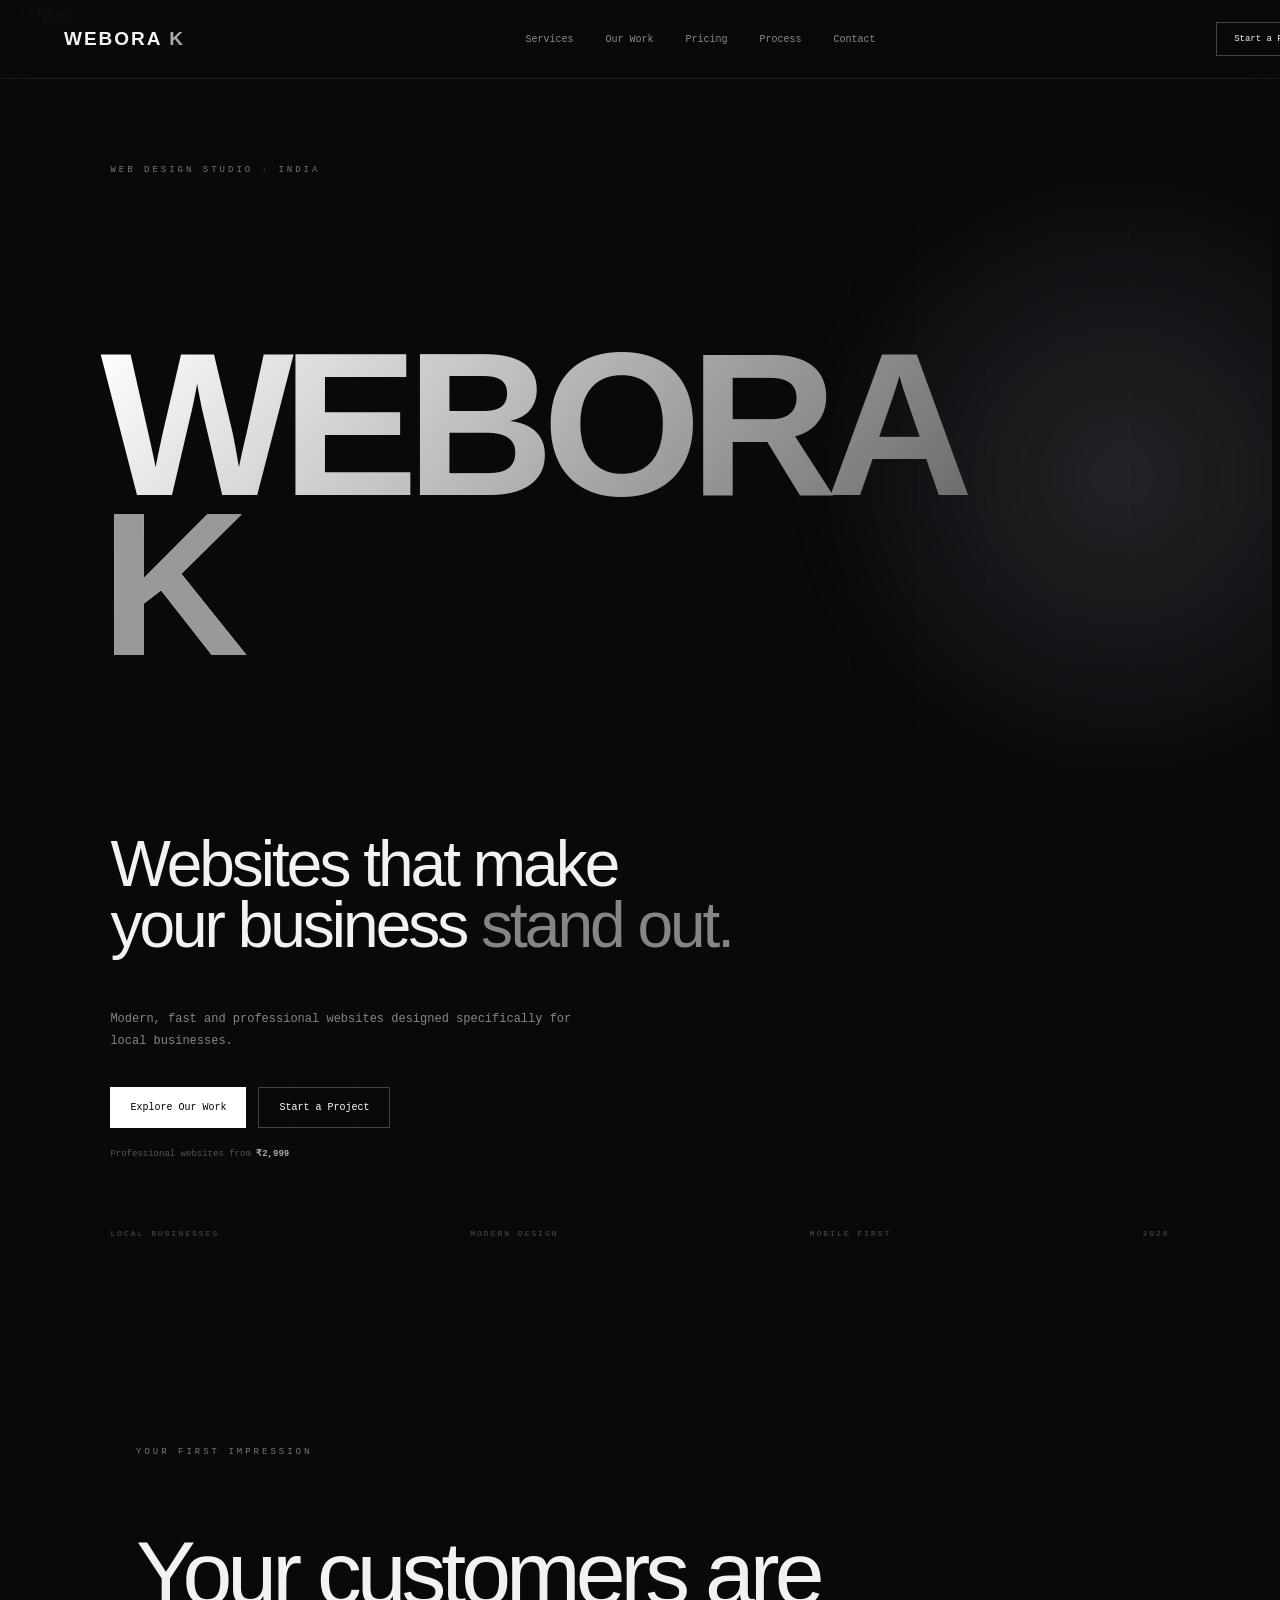
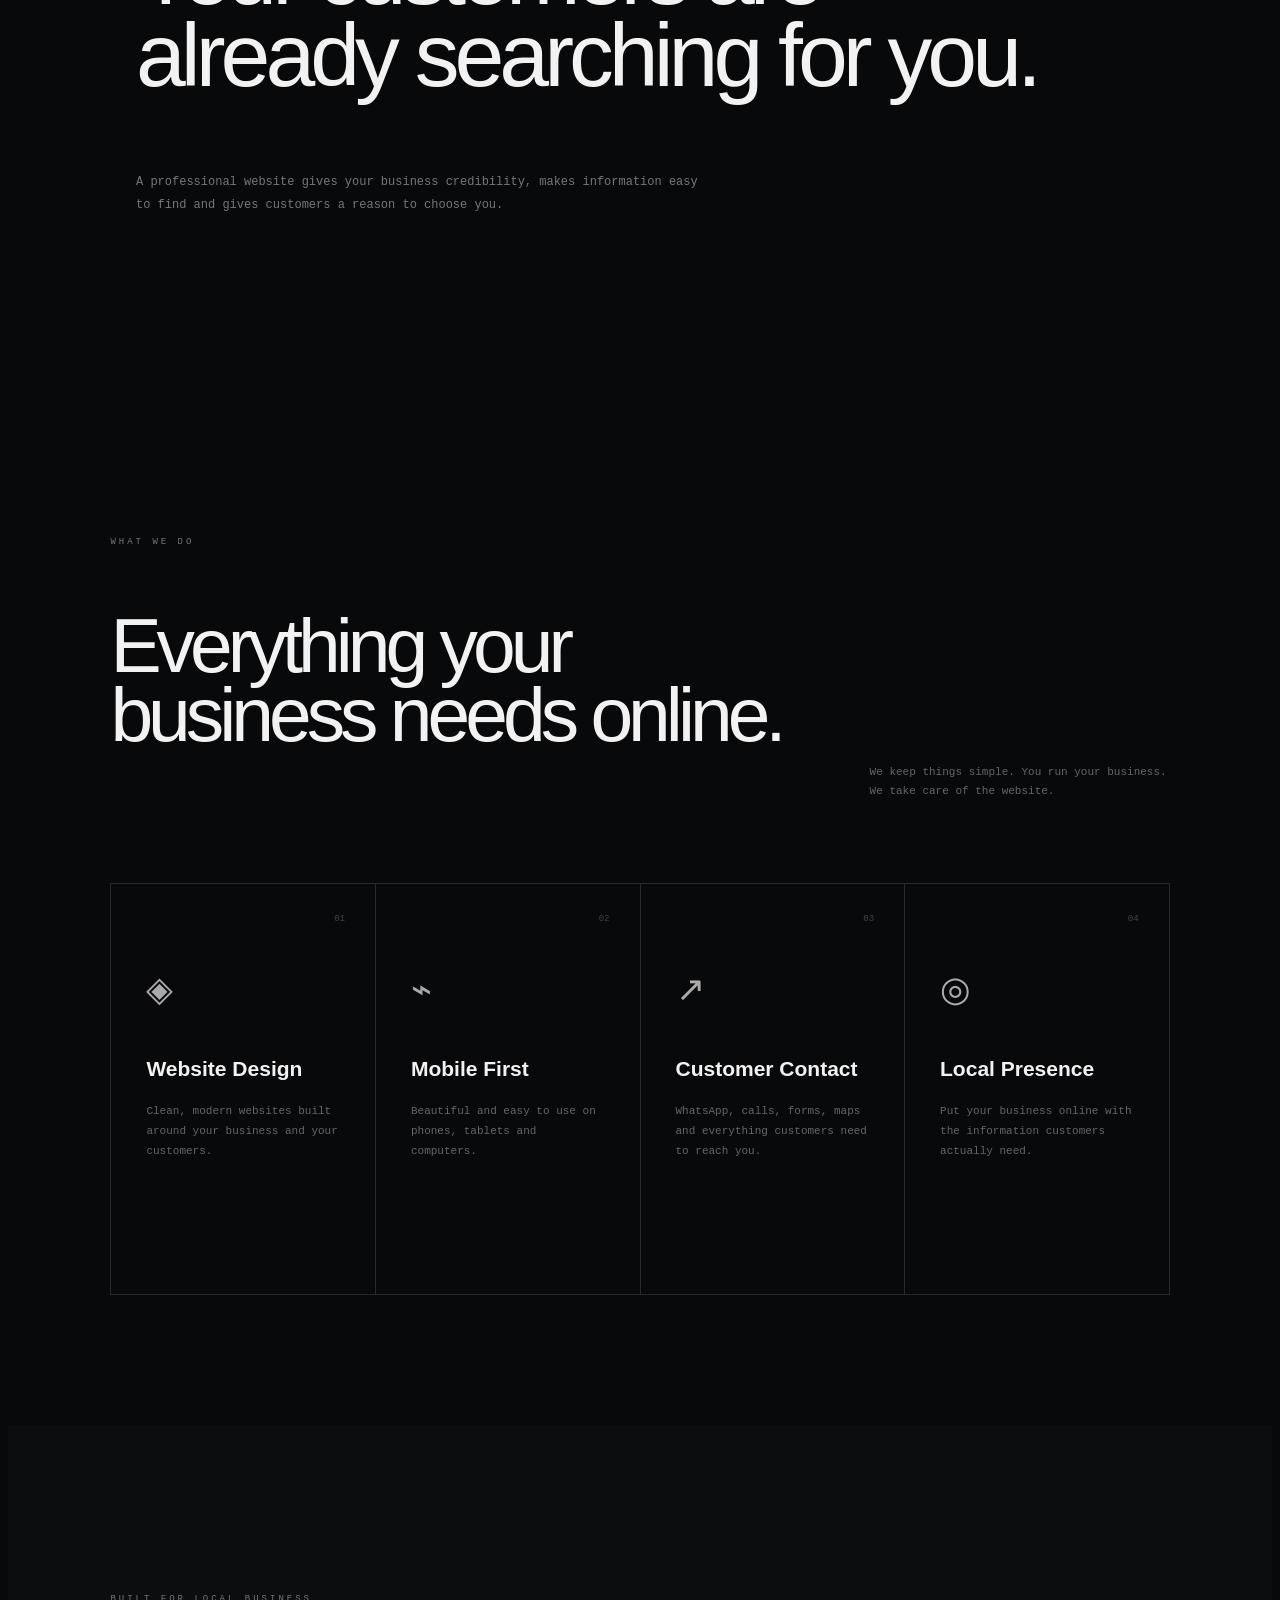
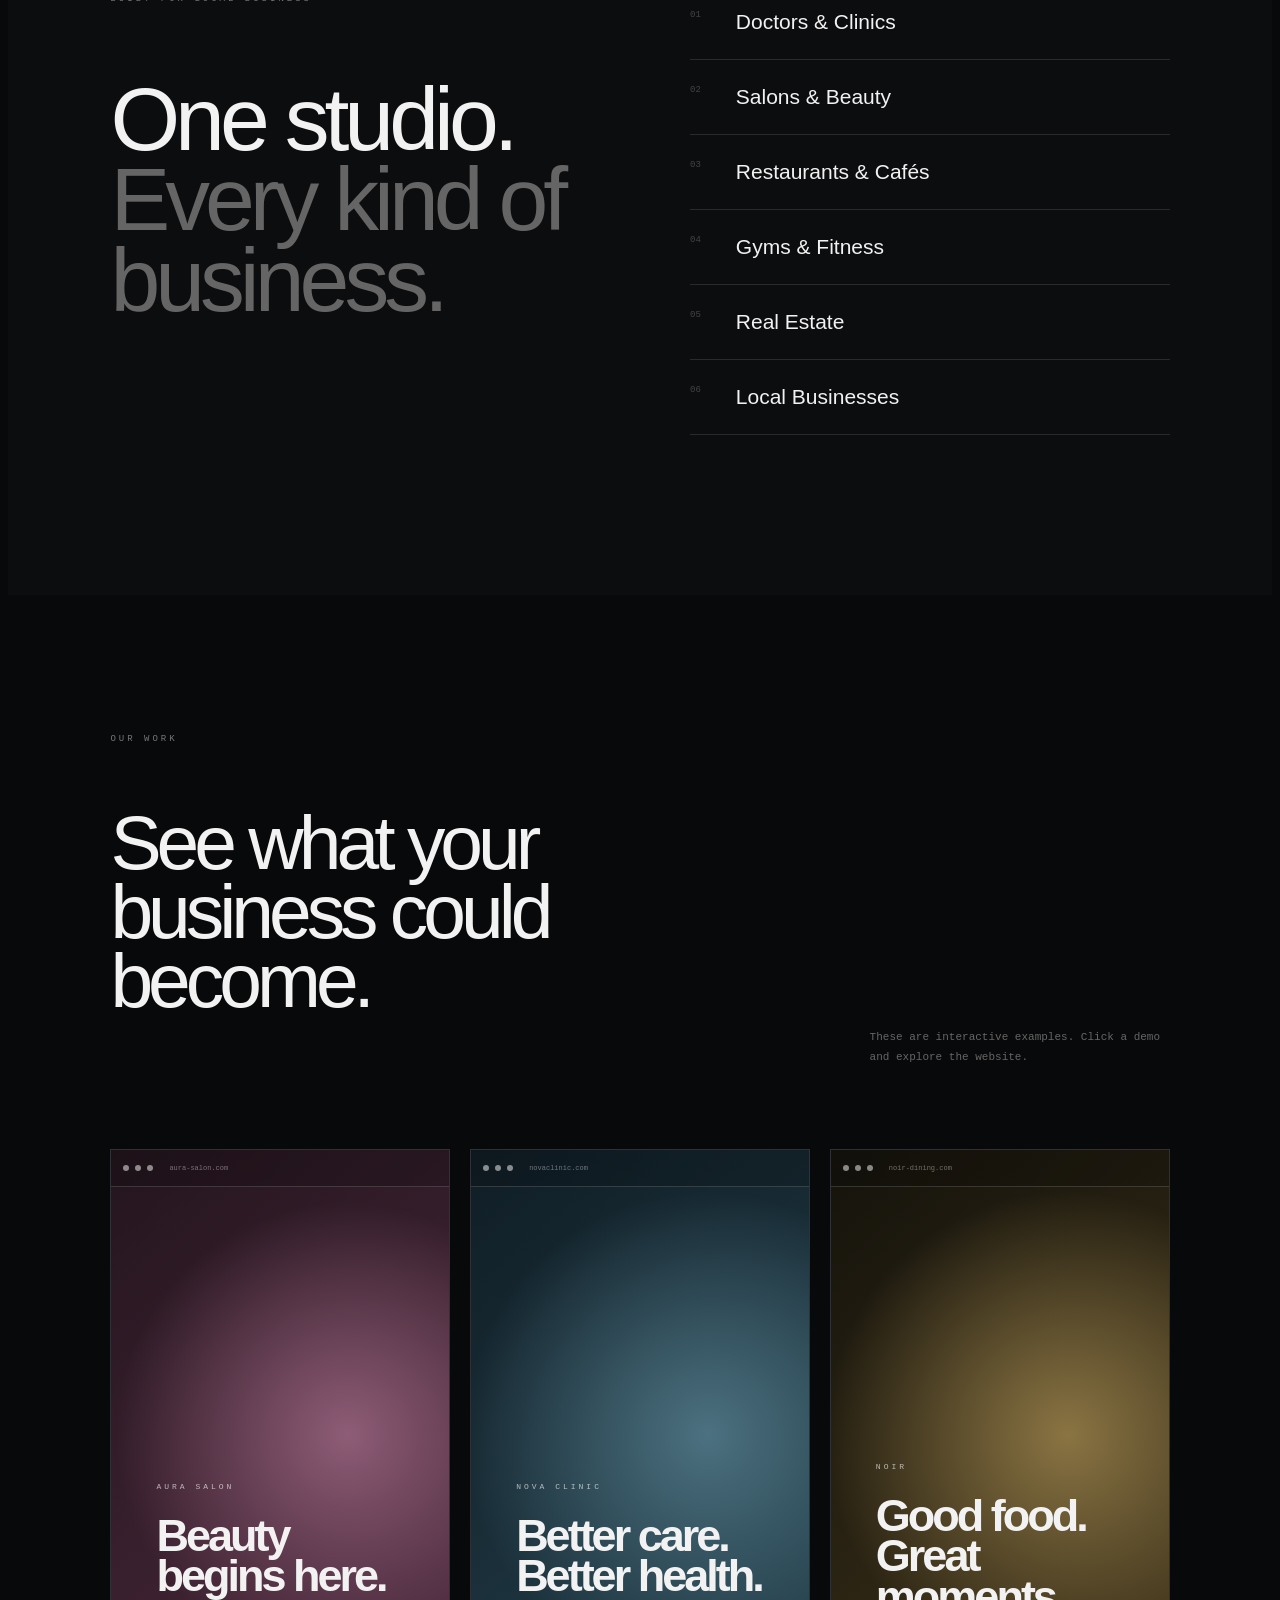
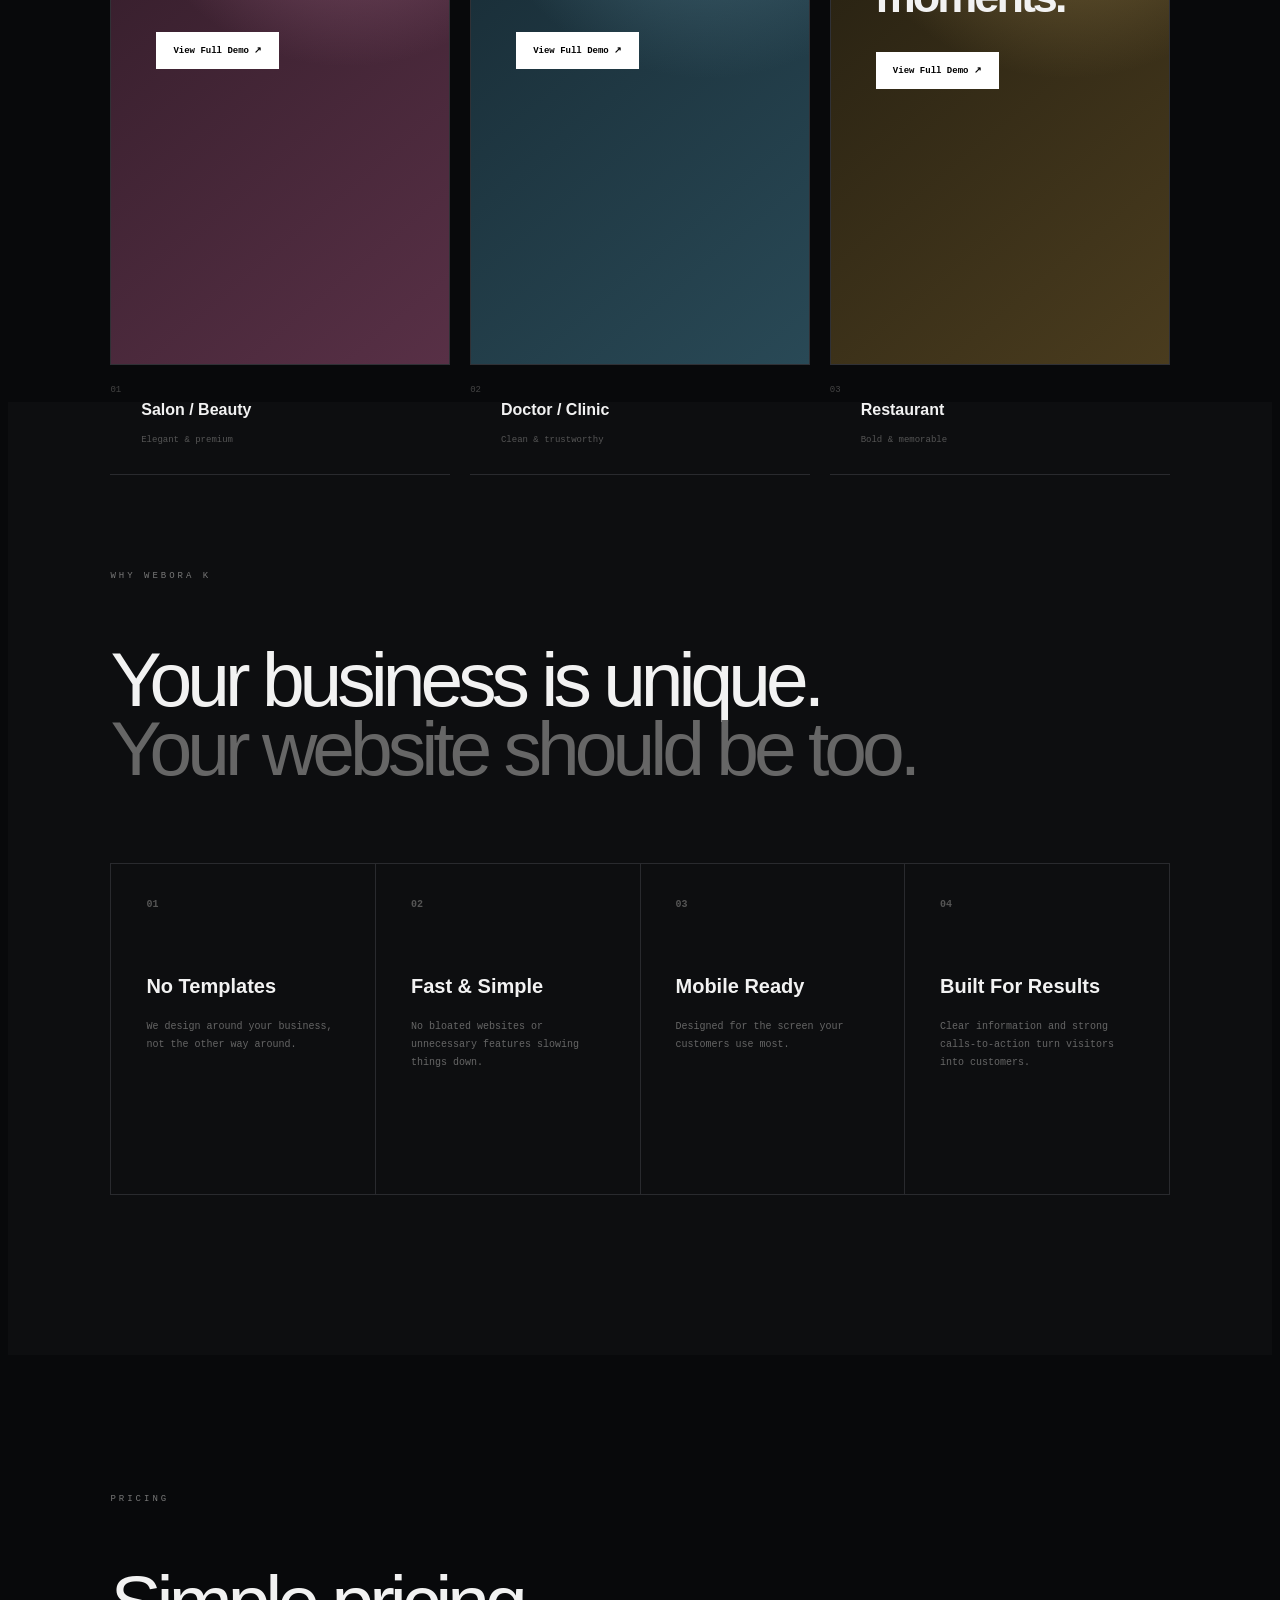
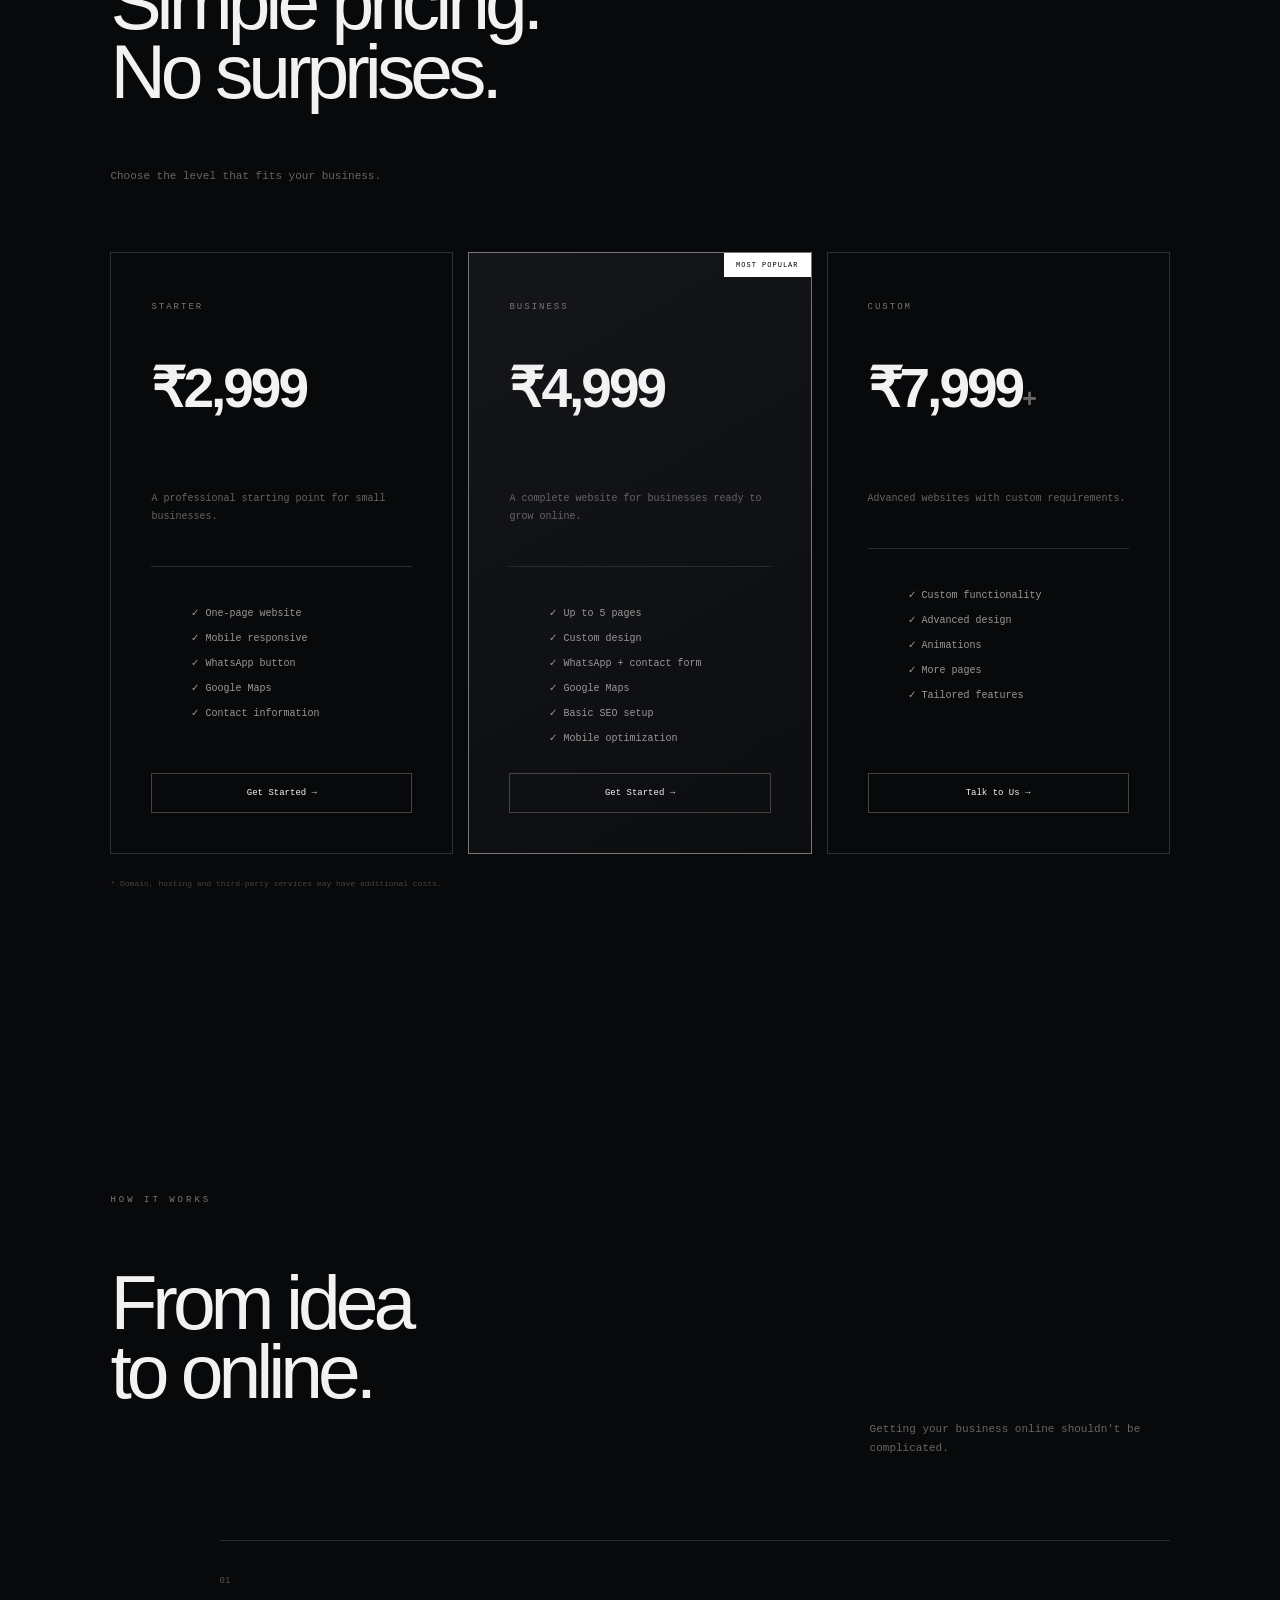
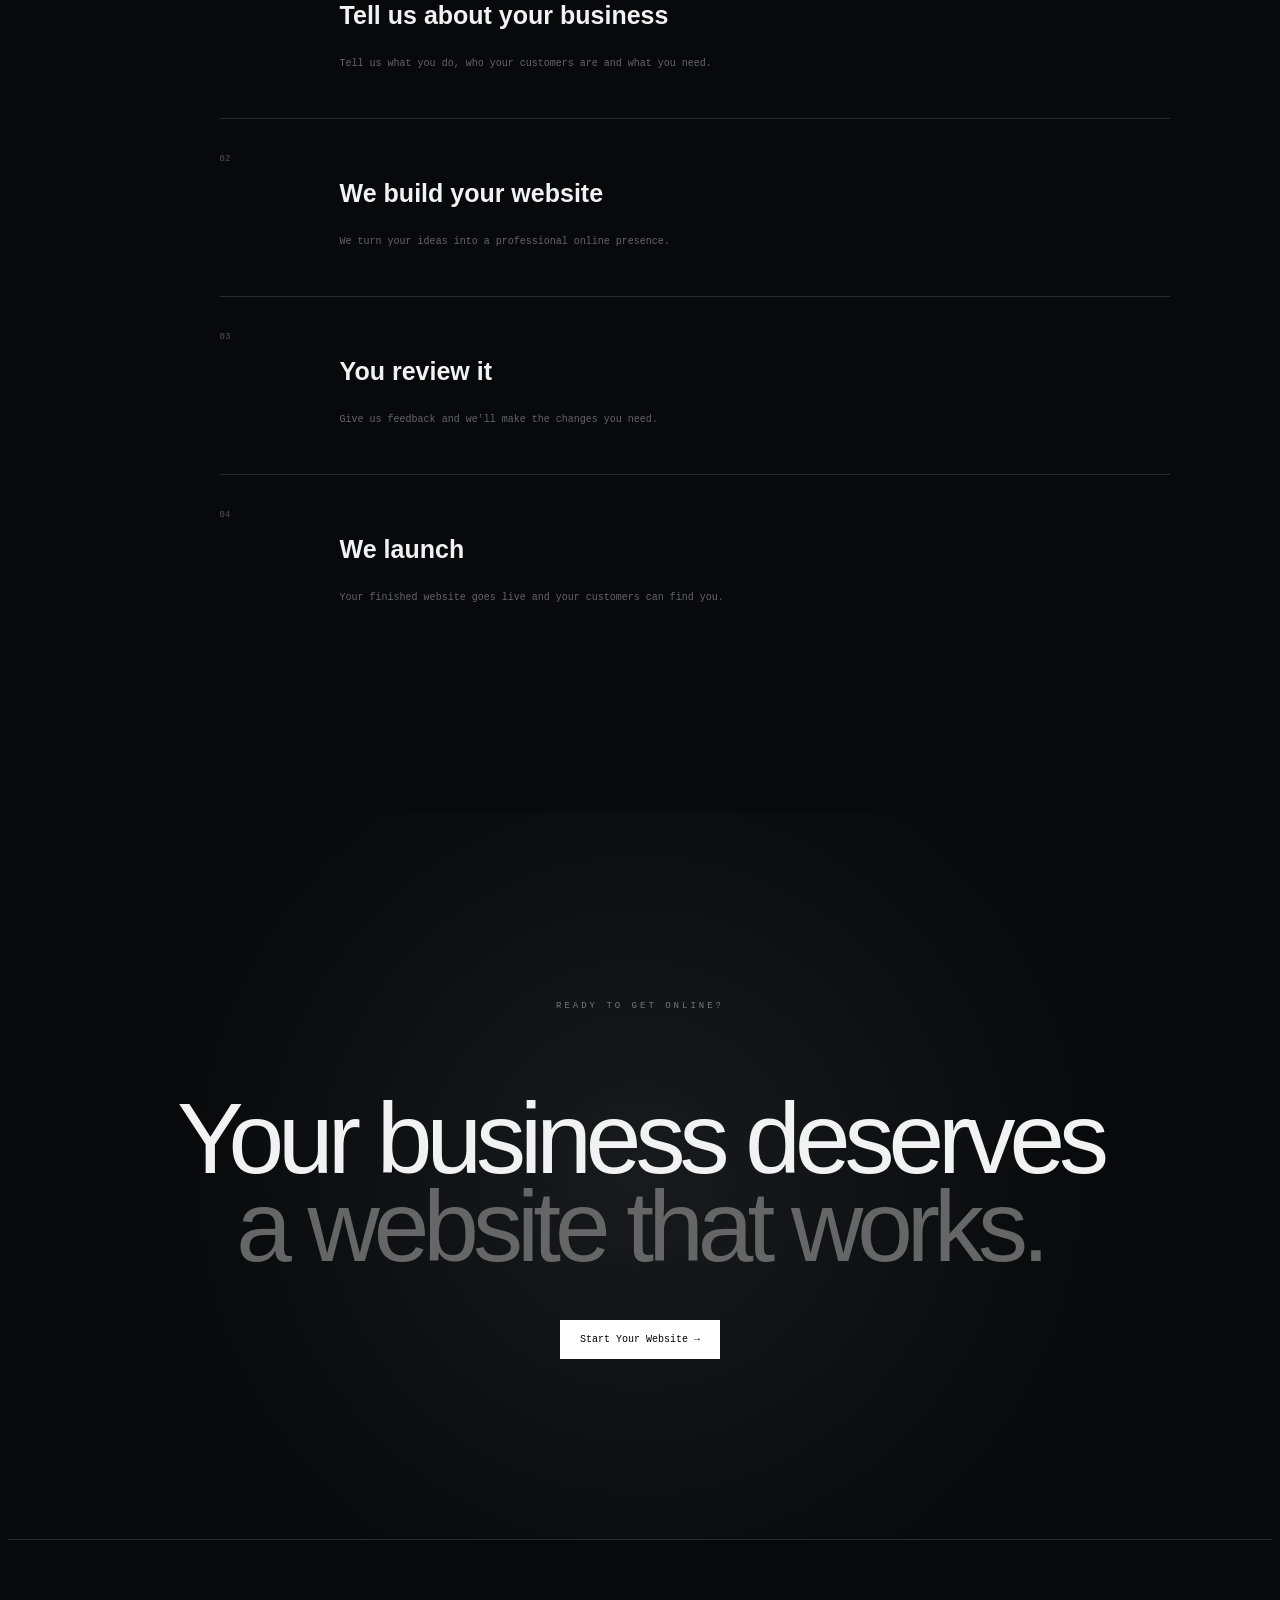
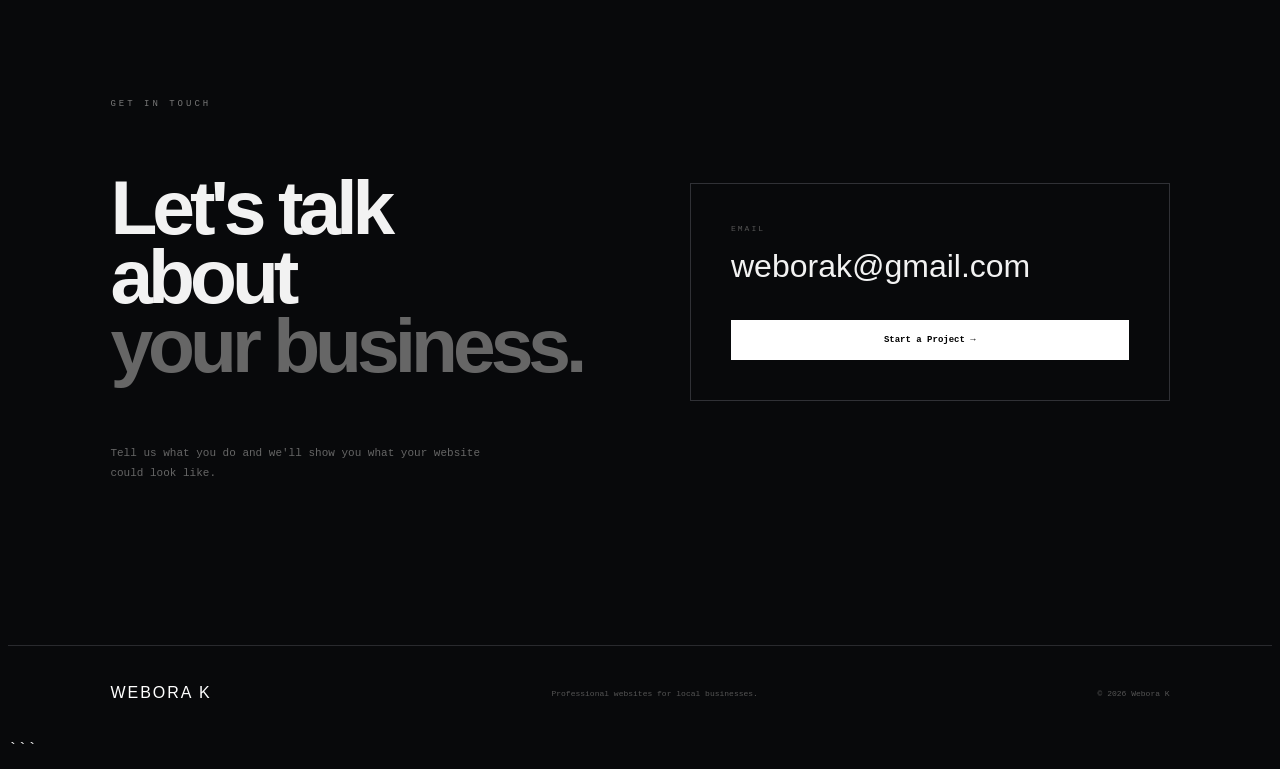
<file: index.html>
```html
<!DOCTYPE html>
<html lang="en">

<head>
    <meta charset="UTF-8">
    <meta name="viewport" content="width=device-width, initial-scale=1.0">

    <title>Webora K — Websites for Local Businesses</title>

    <meta
        name="description"
        content="Webora K creates modern, professional websites for local businesses."
    >

    <link rel="stylesheet" href="style.css">
</head>

<body>

    <!-- HEADER -->

    <header class="header">

        <a href="#home" class="logo">
            WEBORA <span>K</span>
        </a>

        <nav>
            <a href="#services">Services</a>
            <a href="#work">Our Work</a>
            <a href="#pricing">Pricing</a>
            <a href="#process">Process</a>
            <a href="#contact">Contact</a>
        </nav>

        <a href="#contact" class="header-button">
            Start a Project →
        </a>

    </header>


    <!-- HERO -->

    <main>

        <section class="hero" id="home">

            <div class="hero-glow"></div>

            <div class="hero-grid"></div>

            <div class="hero-content">

                <p class="eyebrow">
                    WEB DESIGN STUDIO · INDIA
                </p>

                <h1>
                    WEBORA <span>K</span>
                </h1>

                <h2>
                    Websites that make<br>
                    your business <em>stand out.</em>
                </h2>

                <p class="hero-description">
                    Modern, fast and professional websites
                    designed specifically for local businesses.
                </p>

                <div class="hero-buttons">

                    <a href="#work" class="button primary">
                        Explore Our Work
                    </a>

                    <a href="#contact" class="button secondary">
                        Start a Project
                    </a>

                </div>

                <p class="price-note">
                    Professional websites from <strong>₹2,999</strong>
                </p>

            </div>


            <div class="hero-bottom">

                <span>LOCAL BUSINESSES</span>

                <span>MODERN DESIGN</span>

                <span>MOBILE FIRST</span>

                <span>2026</span>

            </div>

        </section>


        <!-- INTRO -->

        <section class="intro">

            <p class="label">
                YOUR FIRST IMPRESSION
            </p>

            <h2>
                Your customers are<br>
                already searching for you.
            </h2>

            <p>
                A professional website gives your business
                credibility, makes information easy to find
                and gives customers a reason to choose you.
            </p>

        </section>


        <!-- SERVICES -->

        <section class="section" id="services">

            <div class="section-heading">

                <div>

                    <p class="label">
                        WHAT WE DO
                    </p>

                    <h2>
                        Everything your<br>
                        business needs online.
                    </h2>

                </div>

                <p>
                    We keep things simple. You run your business.
                    We take care of the website.
                </p>

            </div>


            <div class="service-grid">


                <article class="service-card">

                    <span>01</span>

                    <div class="service-icon">
                        ◈
                    </div>

                    <h3>
                        Website Design
                    </h3>

                    <p>
                        Clean, modern websites built around
                        your business and your customers.
                    </p>

                </article>


                <article class="service-card">

                    <span>02</span>

                    <div class="service-icon">
                        ⌁
                    </div>

                    <h3>
                        Mobile First
                    </h3>

                    <p>
                        Beautiful and easy to use on phones,
                        tablets and computers.
                    </p>

                </article>


                <article class="service-card">

                    <span>03</span>

                    <div class="service-icon">
                        ↗
                    </div>

                    <h3>
                        Customer Contact
                    </h3>

                    <p>
                        WhatsApp, calls, forms, maps and
                        everything customers need to reach you.
                    </p>

                </article>


                <article class="service-card">

                    <span>04</span>

                    <div class="service-icon">
                        ◎
                    </div>

                    <h3>
                        Local Presence
                    </h3>

                    <p>
                        Put your business online with the
                        information customers actually need.
                    </p>

                </article>


            </div>

        </section>


        <!-- BUSINESS TYPES -->

        <section class="business-section">

            <div>

                <p class="label">
                    BUILT FOR LOCAL BUSINESS
                </p>

                <h2>
                    One studio.<br>
                    <span>Every kind of business.</span>
                </h2>

            </div>


            <div class="business-list">

                <div>
                    <span>01</span>
                    Doctors & Clinics
                </div>

                <div>
                    <span>02</span>
                    Salons & Beauty
                </div>

                <div>
                    <span>03</span>
                    Restaurants & Cafés
                </div>

                <div>
                    <span>04</span>
                    Gyms & Fitness
                </div>

                <div>
                    <span>05</span>
                    Real Estate
                </div>

                <div>
                    <span>06</span>
                    Local Businesses
                </div>

            </div>

        </section>


        <!-- OUR WORK -->

        <section class="section work-section" id="work">

            <div class="section-heading">

                <div>

                    <p class="label">
                        OUR WORK
                    </p>

                    <h2>
                        See what your<br>
                        business could become.
                    </h2>

                </div>

                <p>
                    These are interactive examples.
                    Click a demo and explore the website.
                </p>

            </div>


            <div class="work-grid">


                <!-- SALON -->

                <article class="work-card">

                    <div class="mockup salon-card">

                        <div class="browser-bar">

                            <i></i>
                            <i></i>
                            <i></i>

                            <span>
                                aura-salon.com
                            </span>

                        </div>


                        <div class="mockup-body">

                            <small>
                                AURA SALON
                            </small>

                            <h3>
                                Beauty<br>
                                begins here.
                            </h3>

                            <a class="demo-button" href="demo-salon.html" target="_blank" rel="noopener">View Full Demo ↗</a>

                        </div>

                    </div>


                    <div class="work-info">

                        <span>01</span>

                        <div>

                            <h3>
                                Salon / Beauty
                            </h3>

                            <p>
                                Elegant & premium
                            </p>

                        </div>

                    </div>

                </article>



                <!-- DOCTOR -->

                <article class="work-card">

                    <div class="mockup doctor-card">

                        <div class="browser-bar">

                            <i></i>
                            <i></i>
                            <i></i>

                            <span>
                                novaclinic.com
                            </span>

                        </div>


                        <div class="mockup-body">

                            <small>
                                NOVA CLINIC
                            </small>

                            <h3>
                                Better care.<br>
                                Better health.
                            </h3>

                            <a class="demo-button" href="demo-doctor.html" target="_blank" rel="noopener">View Full Demo ↗</a>

                        </div>

                    </div>


                    <div class="work-info">

                        <span>02</span>

                        <div>

                            <h3>
                                Doctor / Clinic
                            </h3>

                            <p>
                                Clean & trustworthy
                            </p>

                        </div>

                    </div>

                </article>



                <!-- RESTAURANT -->

                <article class="work-card">

                    <div class="mockup restaurant-card">

                        <div class="browser-bar">

                            <i></i>
                            <i></i>
                            <i></i>

                            <span>
                                noir-dining.com
                            </span>

                        </div>


                        <div class="mockup-body">

                            <small>
                                NOIR
                            </small>

                            <h3>
                                Good food.<br>
                                Great moments.
                            </h3>

                            <a class="demo-button" href="demo-restaurant.html" target="_blank" rel="noopener">View Full Demo ↗</a>

                        </div>

                    </div>


                    <div class="work-info">

                        <span>03</span>

                        <div>

                            <h3>
                                Restaurant
                            </h3>

                            <p>
                                Bold & memorable
                            </p>

                        </div>

                    </div>

                </article>


            </div>

        </section>



        <!-- WHY WEBORA -->

        <section class="why-section">

            <div class="why-heading">

                <p class="label">
                    WHY WEBORA K
                </p>

                <h2>
                    Your business is unique.<br>
                    <span>Your website should be too.</span>
                </h2>

            </div>


            <div class="why-grid">


                <div>

                    <strong>
                        01
                    </strong>

                    <h3>
                        No Templates
                    </h3>

                    <p>
                        We design around your business,
                        not the other way around.
                    </p>

                </div>


                <div>

                    <strong>
                        02
                    </strong>

                    <h3>
                        Fast & Simple
                    </h3>

                    <p>
                        No bloated websites or unnecessary
                        features slowing things down.
                    </p>

                </div>


                <div>

                    <strong>
                        03
                    </strong>

                    <h3>
                        Mobile Ready
                    </h3>

                    <p>
                        Designed for the screen your
                        customers use most.
                    </p>

                </div>


                <div>

                    <strong>
                        04
                    </strong>

                    <h3>
                        Built For Results
                    </h3>

                    <p>
                        Clear information and strong
                        calls-to-action turn visitors into customers.
                    </p>

                </div>


            </div>

        </section>



        <!-- PRICING -->

        <section class="section pricing-section" id="pricing">

            <div class="pricing-heading">

                <p class="label">
                    PRICING
                </p>

                <h2>
                    Simple pricing.<br>
                    No surprises.
                </h2>

                <p>
                    Choose the level that fits your business.
                </p>

            </div>


            <div class="pricing-grid">


                <article class="price-card">

                    <p class="price-type">
                        STARTER
                    </p>

                    <h3>
                        ₹2,999
                    </h3>

                    <p class="price-description">
                        A professional starting point
                        for small businesses.
                    </p>

                    <div class="price-line"></div>

                    <ul>

                        <li>✓ One-page website</li>
                        <li>✓ Mobile responsive</li>
                        <li>✓ WhatsApp button</li>
                        <li>✓ Google Maps</li>
                        <li>✓ Contact information</li>

                    </ul>

                    <a
                        href="#contact"
                        class="price-button"
                    >
                        Get Started →
                    </a>

                </article>



                <article class="price-card featured">

                    <div class="popular">
                        MOST POPULAR
                    </div>

                    <p class="price-type">
                        BUSINESS
                    </p>

                    <h3>
                        ₹4,999
                    </h3>

                    <p class="price-description">
                        A complete website for businesses
                        ready to grow online.
                    </p>

                    <div class="price-line"></div>

                    <ul>

                        <li>✓ Up to 5 pages</li>
                        <li>✓ Custom design</li>
                        <li>✓ WhatsApp + contact form</li>
                        <li>✓ Google Maps</li>
                        <li>✓ Basic SEO setup</li>
                        <li>✓ Mobile optimization</li>

                    </ul>

                    <a
                        href="#contact"
                        class="price-button"
                    >
                        Get Started →
                    </a>

                </article>



                <article class="price-card">

                    <p class="price-type">
                        CUSTOM
                    </p>

                    <h3>
                        ₹7,999<span>+</span>
                    </h3>

                    <p class="price-description">
                        Advanced websites with
                        custom requirements.
                    </p>

                    <div class="price-line"></div>

                    <ul>

                        <li>✓ Custom functionality</li>
                        <li>✓ Advanced design</li>
                        <li>✓ Animations</li>
                        <li>✓ More pages</li>
                        <li>✓ Tailored features</li>

                    </ul>

                    <a
                        href="#contact"
                        class="price-button"
                    >
                        Talk to Us →
                    </a>

                </article>


            </div>


            <p class="pricing-note">
                * Domain, hosting and third-party services
                may have additional costs.
            </p>

        </section>



        <!-- PROCESS -->

        <section class="process-section" id="process">

            <div class="section-heading">

                <div>

                    <p class="label">
                        HOW IT WORKS
                    </p>

                    <h2>
                        From idea<br>
                        <span>to online.</span>
                    </h2>

                </div>

                <p>
                    Getting your business online
                    shouldn't be complicated.
                </p>

            </div>


            <div class="process-list">


                <div class="process-item">

                    <span>
                        01
                    </span>

                    <div>

                        <h3>
                            Tell us about your business
                        </h3>

                        <p>
                            Tell us what you do, who your
                            customers are and what you need.
                        </p>

                    </div>

                </div>


                <div class="process-item">

                    <span>
                        02
                    </span>

                    <div>

                        <h3>
                            We build your website
                        </h3>

                        <p>
                            We turn your ideas into a
                            professional online presence.
                        </p>

                    </div>

                </div>


                <div class="process-item">

                    <span>
                        03
                    </span>

                    <div>

                        <h3>
                            You review it
                        </h3>

                        <p>
                            Give us feedback and we'll
                            make the changes you need.
                        </p>

                    </div>

                </div>


                <div class="process-item">

                    <span>
                        04
                    </span>

                    <div>

                        <h3>
                            We launch
                        </h3>

                        <p>
                            Your finished website goes
                            live and your customers can find you.
                        </p>

                    </div>

                </div>


            </div>

        </section>



        <!-- CTA -->

        <section class="cta-section">

            <p class="label">
                READY TO GET ONLINE?
            </p>

            <h2>
                Your business deserves<br>
                <span>a website that works.</span>
            </h2>

            <a
                href="#contact"
                class="button primary"
            >
                Start Your Website →
            </a>

        </section>



        <!-- CONTACT -->

        <section class="contact-section" id="contact">

            <div>

                <p class="label">
                    GET IN TOUCH
                </p>

                <h2>
                    Let's talk about<br>
                    <span>your business.</span>
                </h2>

                <p>
                    Tell us what you do and we'll
                    show you what your website could look like.
                </p>

            </div>


            <div class="contact-box">

                <span>
                    EMAIL
                </span>

                <a href="mailto:weborak@gmail.com">
                    weborak@gmail.com
                </a>

                <a
                    href="mailto:weborak@gmail.com?subject=Website%20Project%20Enquiry"
                    class="contact-button"
                >
                    Start a Project →
                </a>

            </div>

        </section>

    </main>



    <!-- FOOTER -->

    <footer>

        <div class="footer-logo">
            WEBORA <span>K</span>
        </div>

        <p>
            Professional websites for local businesses.
        </p>

        <p>
            © 2026 Webora K
        </p>

    </footer>



    <script src="script.js"></script>

</body>

</html>
```
</file>
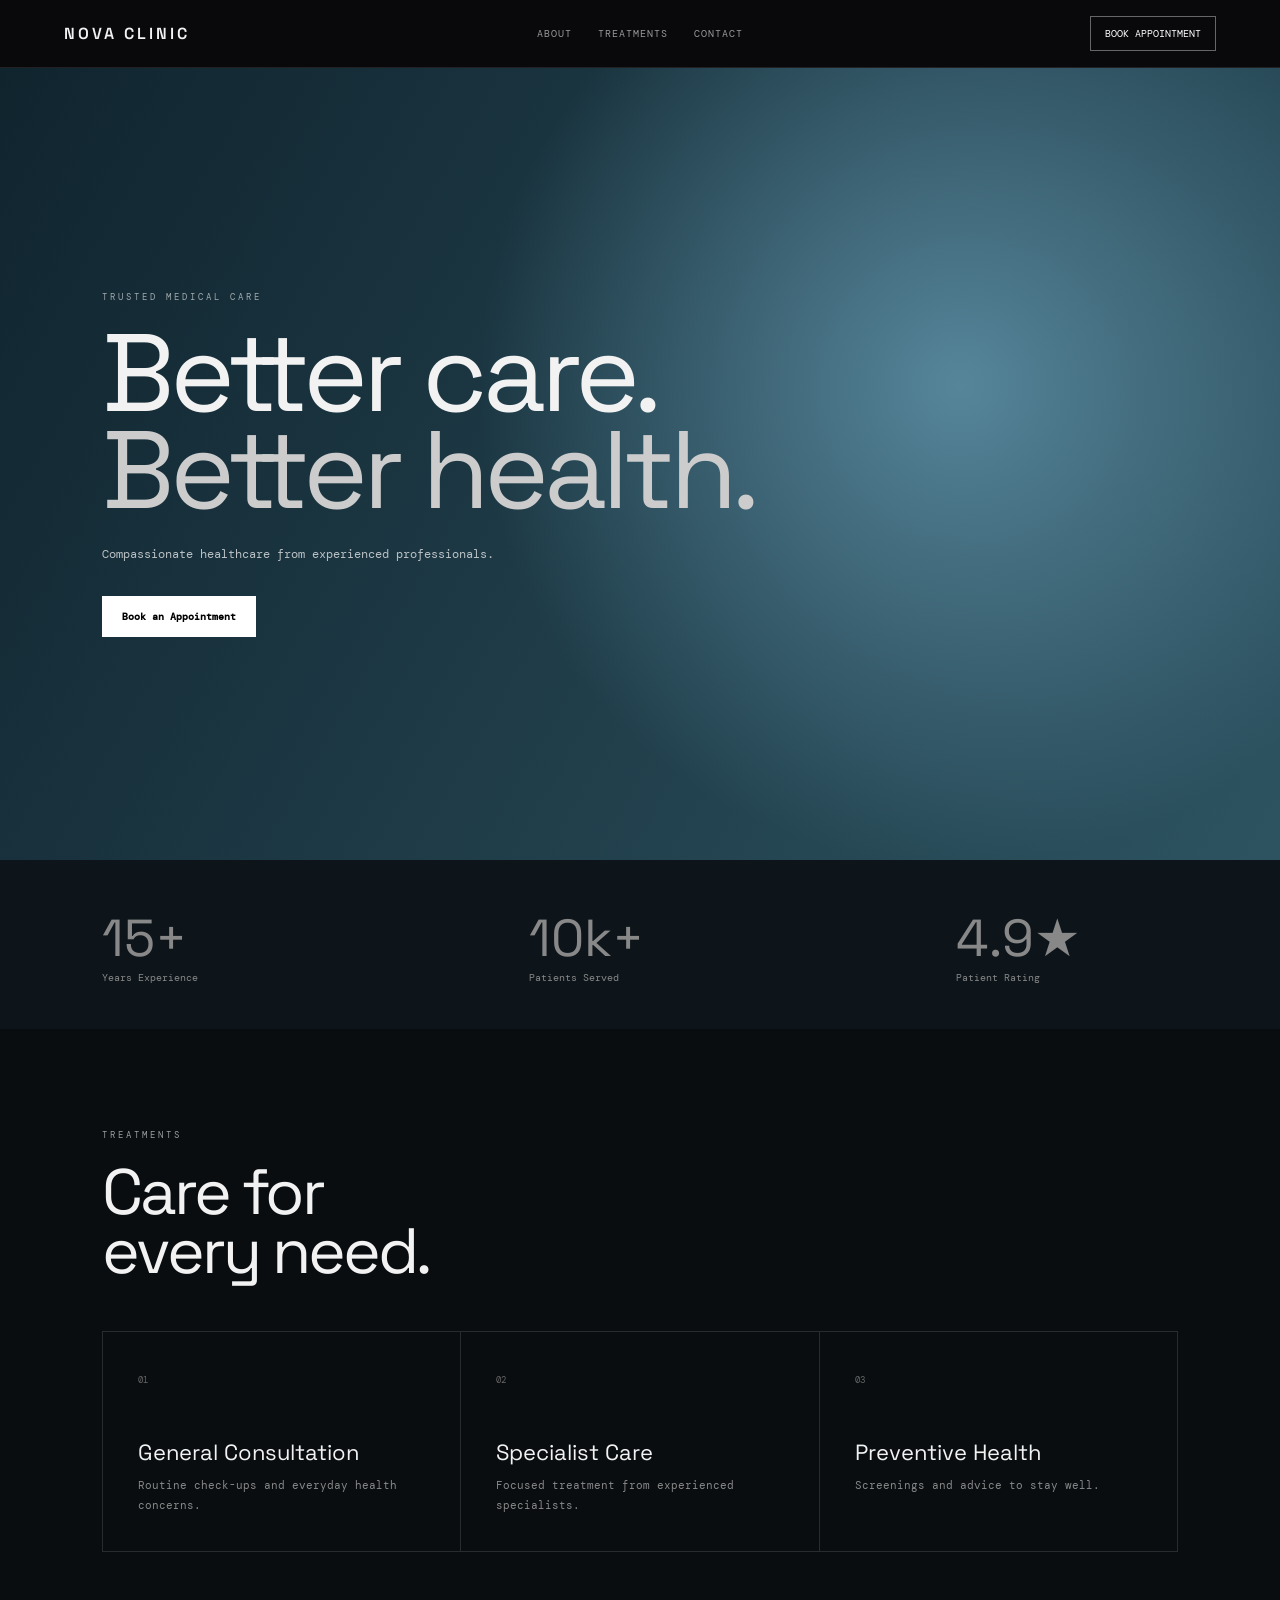
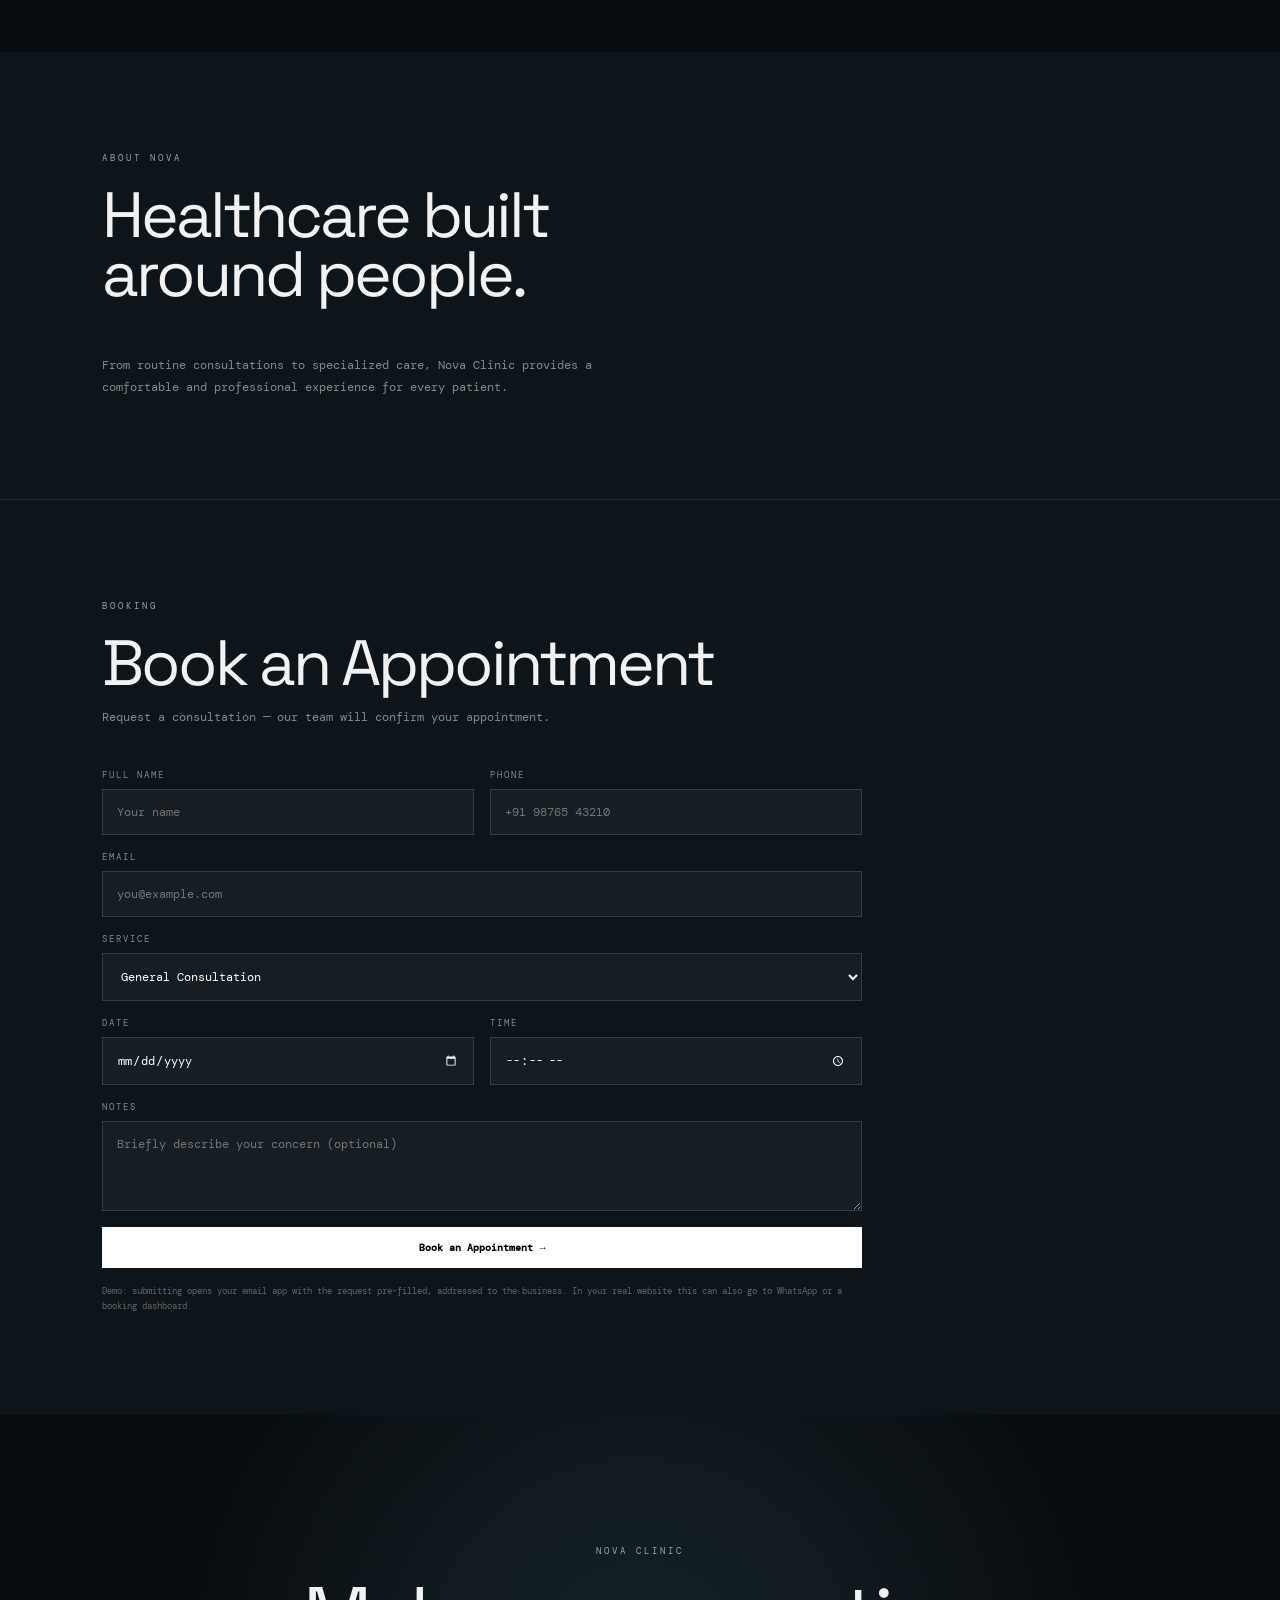
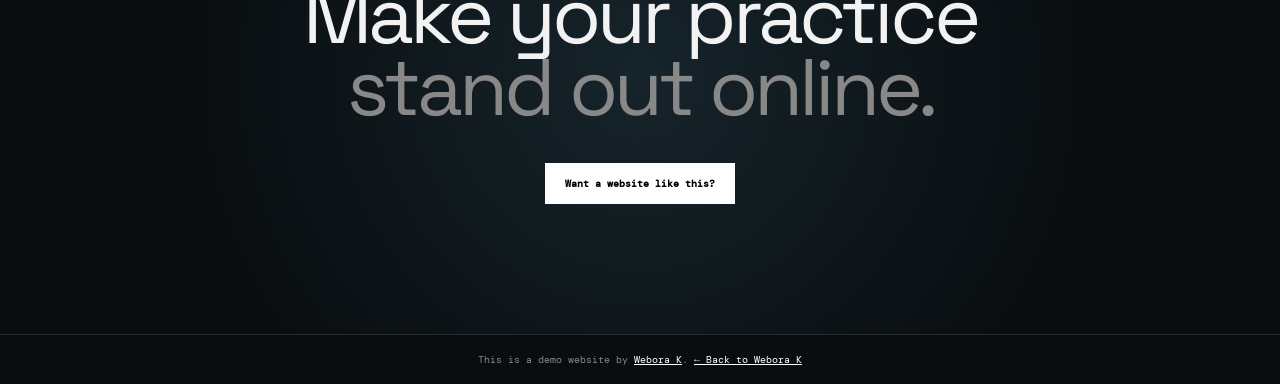
<file: demo-doctor.html>
<!DOCTYPE html>
<html lang="en">
<head>
<meta charset="UTF-8">
<meta name="viewport" content="width=device-width, initial-scale=1.0">
<title>Nova Clinic — Demo</title>
<link rel="stylesheet" href="demo.css">
<style>:root{--bg:#090d10;--alt:#0d151a;--a:#56859a;--b:#10242e;--c:#2d5361;--a2:rgba(80,140,165,.18)}</style>
</head>
<body>
<header class="nav">
  <a href="#top" class="brand">NOVA CLINIC</a>
  <nav><a href="#about">ABOUT</a><a href="#services">TREATMENTS</a><a href="#book">CONTACT</a></nav>
  <a href="#book" class="btn ghost">BOOK APPOINTMENT</a>
</header>
<section class="hero" id="top"><div>
  <p class="eyebrow">TRUSTED MEDICAL CARE</p>
  <h1>Better care.<br><span>Better health.</span></h1>
  <p class="sub">Compassionate healthcare from experienced professionals.</p>
  <a href="#book" class="btn">Book an Appointment</a>
</div></section>
<section class="stats"><div><strong>15+</strong>Years Experience</div><div><strong>10k+</strong>Patients Served</div><div><strong>4.9★</strong>Patient Rating</div></section><section class="sec" id="services"><p class="label">TREATMENTS</p><h2>Care for<br>every need.</h2><div class="grid"><div><span>01</span><h3>General Consultation</h3><p>Routine check-ups and everyday health concerns.</p></div><div><span>02</span><h3>Specialist Care</h3><p>Focused treatment from experienced specialists.</p></div><div><span>03</span><h3>Preventive Health</h3><p>Screenings and advice to stay well.</p></div></div></section><section class="sec alt" id="about"><p class="label">ABOUT NOVA</p><h2>Healthcare built<br>around people.</h2><p style="max-width:500px;color:#888;font-size:12px;line-height:1.9">From routine consultations to specialized care, Nova Clinic provides a comfortable and professional experience for every patient.</p></section>
<section class="booking" id="book">
  <p class="label">BOOKING</p>
  <h2>Book an Appointment</h2>
  <p class="intro">Request a consultation — our team will confirm your appointment.</p>
  <form class="bk-form" id="bookingForm" data-biz="Nova Clinic">
    <label>FULL NAME<input name="name" required placeholder="Your name"></label>
    <label>PHONE<input name="phone" type="tel" required placeholder="+91 98765 43210"></label>
    <label class="full">EMAIL<input name="email" type="email" required placeholder="you@example.com"></label>
    <label class="full">SERVICE<select name="service"><option>General Consultation</option><option>Specialist Care</option><option>Preventive Health Check-up</option><option>Follow-up Visit</option></select></label>
    <label>DATE<input name="date" type="date" required></label>
    <label>TIME<input name="time" type="time" required></label>
    
    <label class="full">NOTES<textarea name="notes" placeholder="Briefly describe your concern (optional)"></textarea></label>
    <button class="btn" type="submit">Book an Appointment →</button>
    <p class="bk-note">Demo: submitting opens your email app with the request pre-filled, addressed to the business. In your real website this can also go to WhatsApp or a booking dashboard.</p>
  </form>
  <div class="bk-ok" id="bookingOk">✓ Your email app should now be open with the booking request ready to send. Just press Send to complete it.</div>
</section>
<script>
(function(){
  var f=document.getElementById("bookingForm"),ok=document.getElementById("bookingOk");
  var d=f.date; d.min=new Date().toISOString().split("T")[0];
  f.addEventListener("submit",function(e){
    e.preventDefault();
    var v=function(n){return f.elements[n]?f.elements[n].value:""};
    var body="New booking request — "+f.dataset.biz+"\n\nName: "+v("name")+"\nPhone: "+v("phone")+"\nEmail: "+v("email")+"\nService: "+v("service")+(f.elements.guests?"\nGuests: "+v("guests"):"")+"\nDate: "+v("date")+"\nTime: "+v("time")+"\nNotes: "+(v("notes")||"-");
    window.location.href="mailto:weborak@gmail.com?subject="+encodeURIComponent("Booking request: "+v("service")+" — "+v("name"))+"&body="+encodeURIComponent(body);
    ok.style.display="block";
  });
})();
</script>
<section class="cta" id="cta">
  <p class="label">NOVA CLINIC</p>
  <h2>Make your practice<br><span>stand out online.</span></h2>
  <a href="index.html#contact" class="btn">Want a website like this?</a>
</section>
<div class="banner">This is a demo website by <a href="index.html">Webora K</a>. <a href="index.html">← Back to Webora K</a></div>
</body>
</html>
</file>
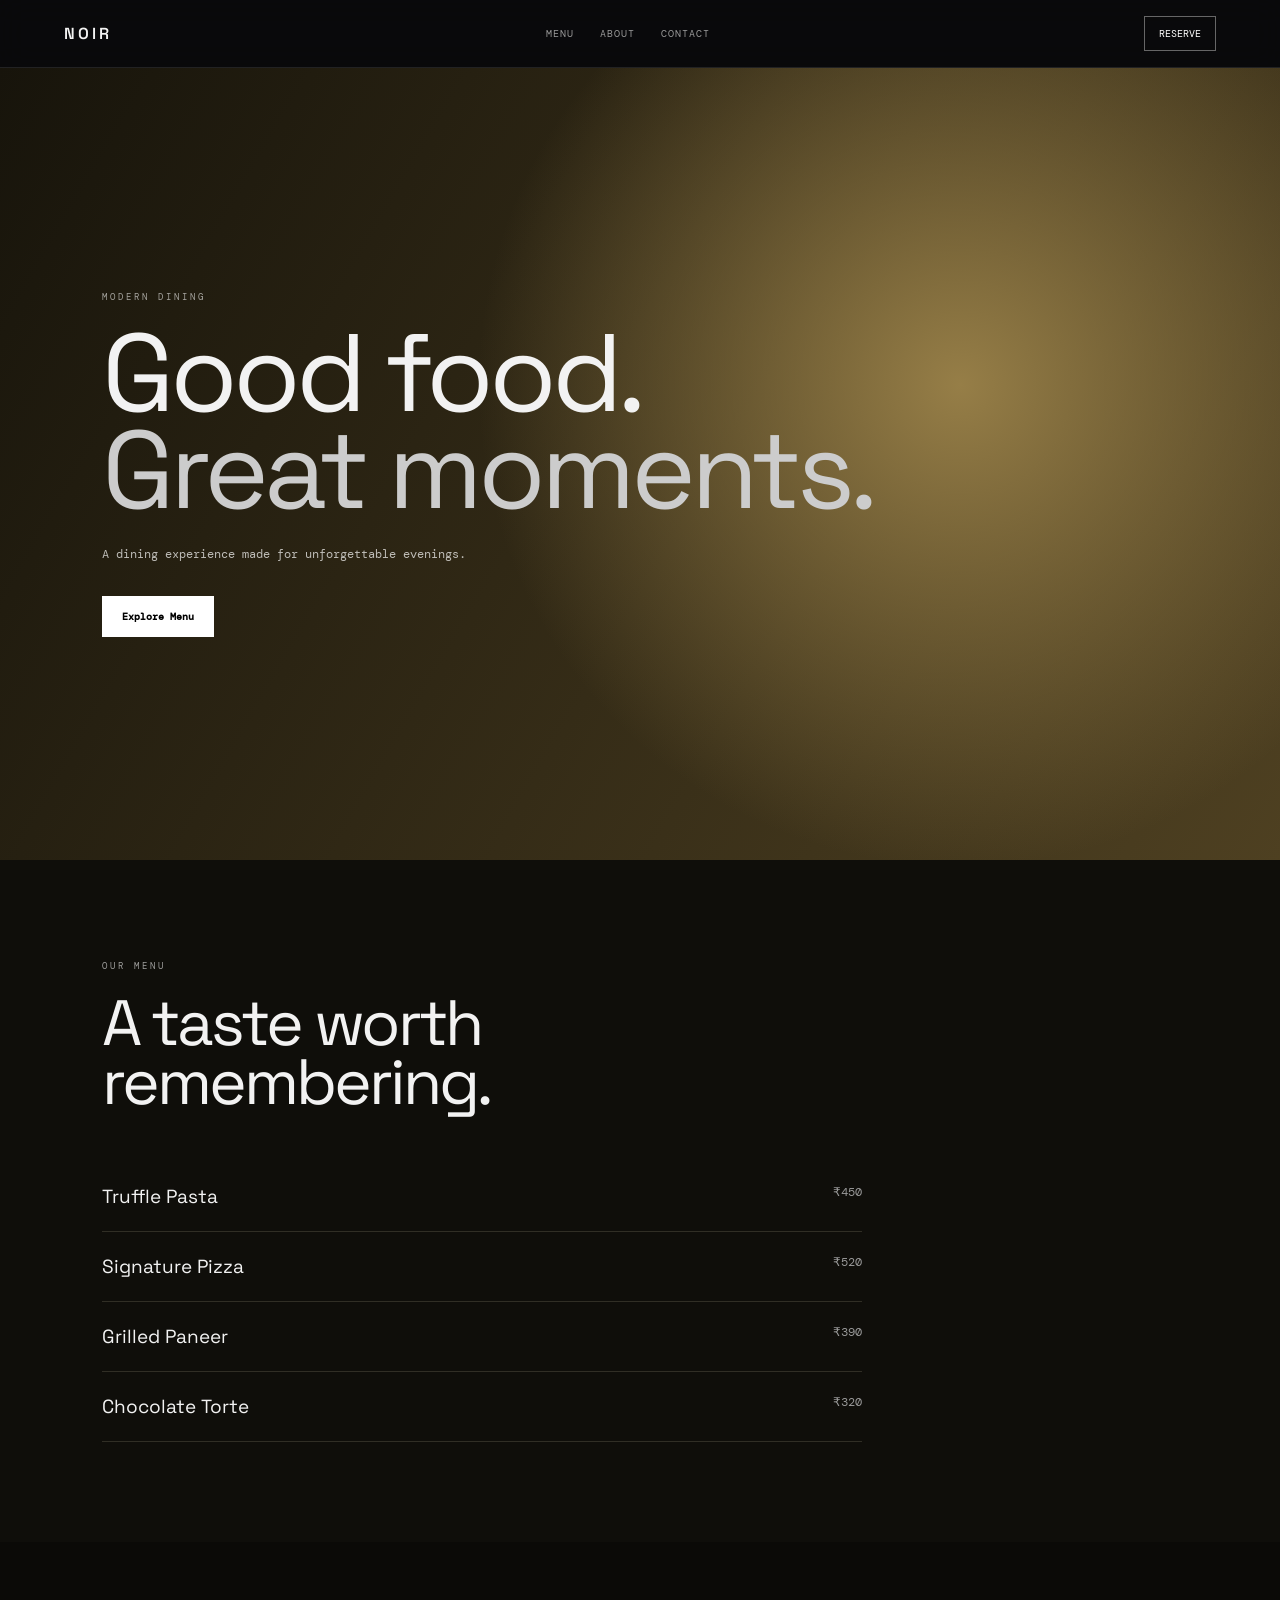
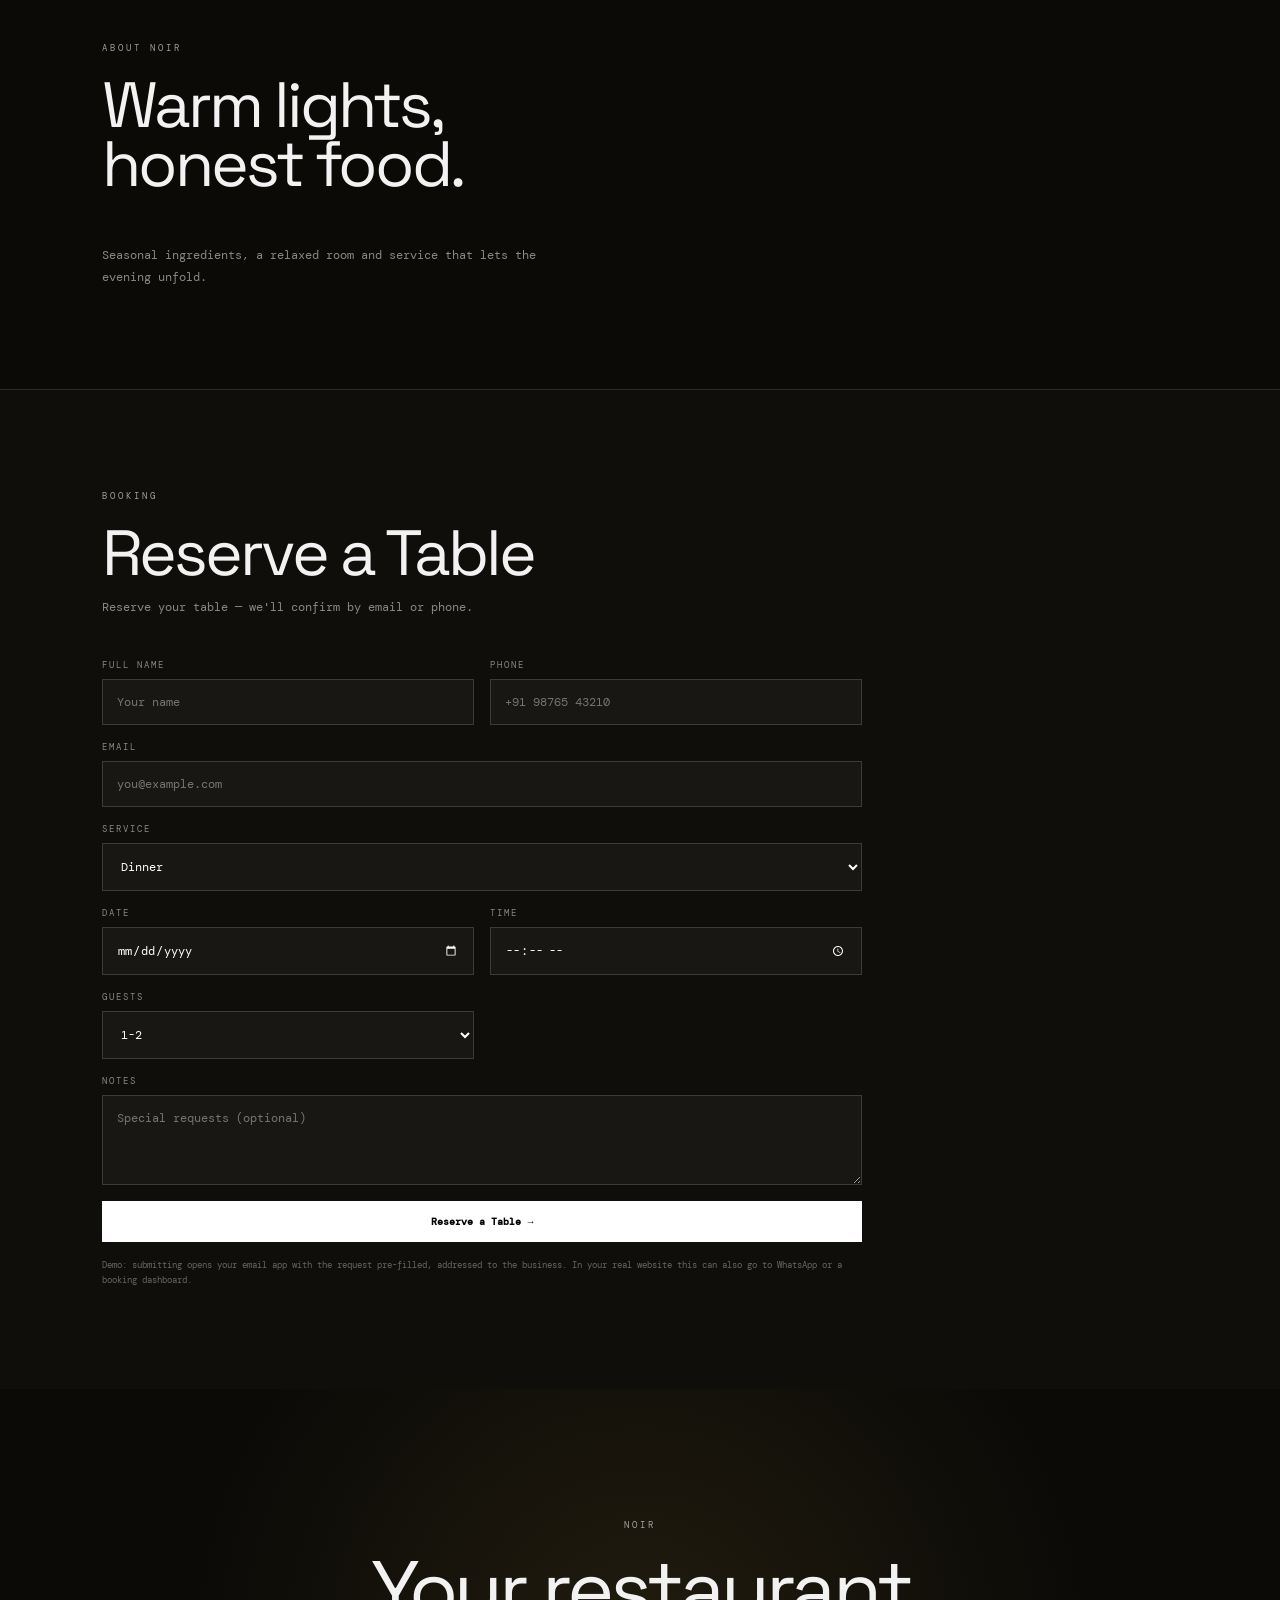
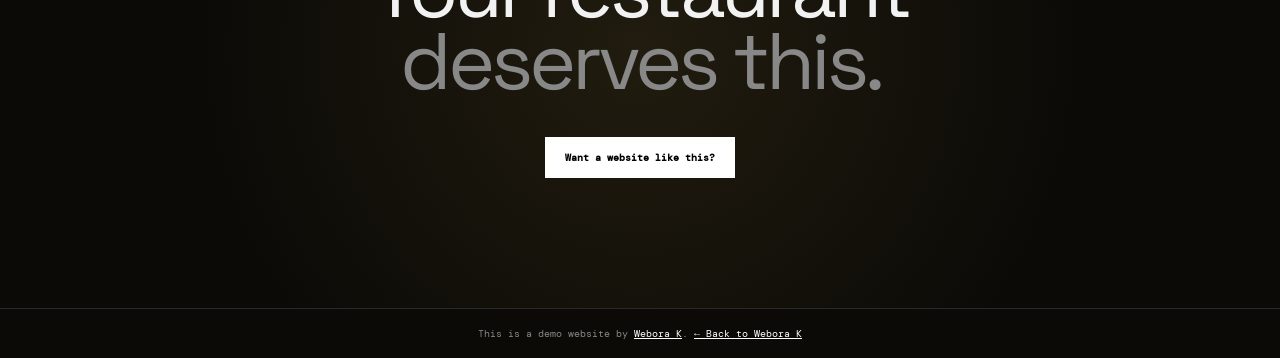
<file: demo-restaurant.html>
<!DOCTYPE html>
<html lang="en">
<head>
<meta charset="UTF-8">
<meta name="viewport" content="width=device-width, initial-scale=1.0">
<title>Noir — Demo</title>
<link rel="stylesheet" href="demo.css">
<style>:root{--bg:#0b0a07;--alt:#0f0e0a;--a:#967e47;--b:#17140b;--c:#4e4021;--a2:rgba(160,130,60,.15)}</style>
</head>
<body>
<header class="nav">
  <a href="#top" class="brand">NOIR</a>
  <nav><a href="#menu">MENU</a><a href="#about">ABOUT</a><a href="#book">CONTACT</a></nav>
  <a href="#book" class="btn ghost">RESERVE</a>
</header>
<section class="hero" id="top"><div>
  <p class="eyebrow">MODERN DINING</p>
  <h1>Good food.<br><span>Great moments.</span></h1>
  <p class="sub">A dining experience made for unforgettable evenings.</p>
  <a href="#book" class="btn">Explore Menu</a>
</div></section>
<section class="sec alt" id="menu"><p class="label">OUR MENU</p><h2>A taste worth<br>remembering.</h2><div class="menu"><div><strong>Truffle Pasta</strong><span>₹450</span></div><div><strong>Signature Pizza</strong><span>₹520</span></div><div><strong>Grilled Paneer</strong><span>₹390</span></div><div><strong>Chocolate Torte</strong><span>₹320</span></div></div></section><section class="sec" id="about"><p class="label">ABOUT NOIR</p><h2>Warm lights,<br>honest food.</h2><p style="max-width:480px;color:#888;font-size:12px;line-height:1.9">Seasonal ingredients, a relaxed room and service that lets the evening unfold.</p></section>
<section class="booking" id="book">
  <p class="label">BOOKING</p>
  <h2>Reserve a Table</h2>
  <p class="intro">Reserve your table — we'll confirm by email or phone.</p>
  <form class="bk-form" id="bookingForm" data-biz="Noir">
    <label>FULL NAME<input name="name" required placeholder="Your name"></label>
    <label>PHONE<input name="phone" type="tel" required placeholder="+91 98765 43210"></label>
    <label class="full">EMAIL<input name="email" type="email" required placeholder="you@example.com"></label>
    <label class="full">SERVICE<select name="service"><option>Dinner</option><option>Lunch</option><option>Birthday / Celebration</option><option>Private Event</option></select></label>
    <label>DATE<input name="date" type="date" required></label>
    <label>TIME<input name="time" type="time" required></label>
    <label>GUESTS<select name="guests"><option>1-2</option><option>3-4</option><option>5-8</option><option>9+</option></select></label>
    <label class="full">NOTES<textarea name="notes" placeholder="Special requests (optional)"></textarea></label>
    <button class="btn" type="submit">Reserve a Table →</button>
    <p class="bk-note">Demo: submitting opens your email app with the request pre-filled, addressed to the business. In your real website this can also go to WhatsApp or a booking dashboard.</p>
  </form>
  <div class="bk-ok" id="bookingOk">✓ Your email app should now be open with the booking request ready to send. Just press Send to complete it.</div>
</section>
<script>
(function(){
  var f=document.getElementById("bookingForm"),ok=document.getElementById("bookingOk");
  var d=f.date; d.min=new Date().toISOString().split("T")[0];
  f.addEventListener("submit",function(e){
    e.preventDefault();
    var v=function(n){return f.elements[n]?f.elements[n].value:""};
    var body="New booking request — "+f.dataset.biz+"\n\nName: "+v("name")+"\nPhone: "+v("phone")+"\nEmail: "+v("email")+"\nService: "+v("service")+(f.elements.guests?"\nGuests: "+v("guests"):"")+"\nDate: "+v("date")+"\nTime: "+v("time")+"\nNotes: "+(v("notes")||"-");
    window.location.href="mailto:weborak@gmail.com?subject="+encodeURIComponent("Booking request: "+v("service")+" — "+v("name"))+"&body="+encodeURIComponent(body);
    ok.style.display="block";
  });
})();
</script>
<section class="cta" id="cta">
  <p class="label">NOIR</p>
  <h2>Your restaurant<br><span>deserves this.</span></h2>
  <a href="index.html#contact" class="btn">Want a website like this?</a>
</section>
<div class="banner">This is a demo website by <a href="index.html">Webora K</a>. <a href="index.html">← Back to Webora K</a></div>
</body>
</html>
</file>
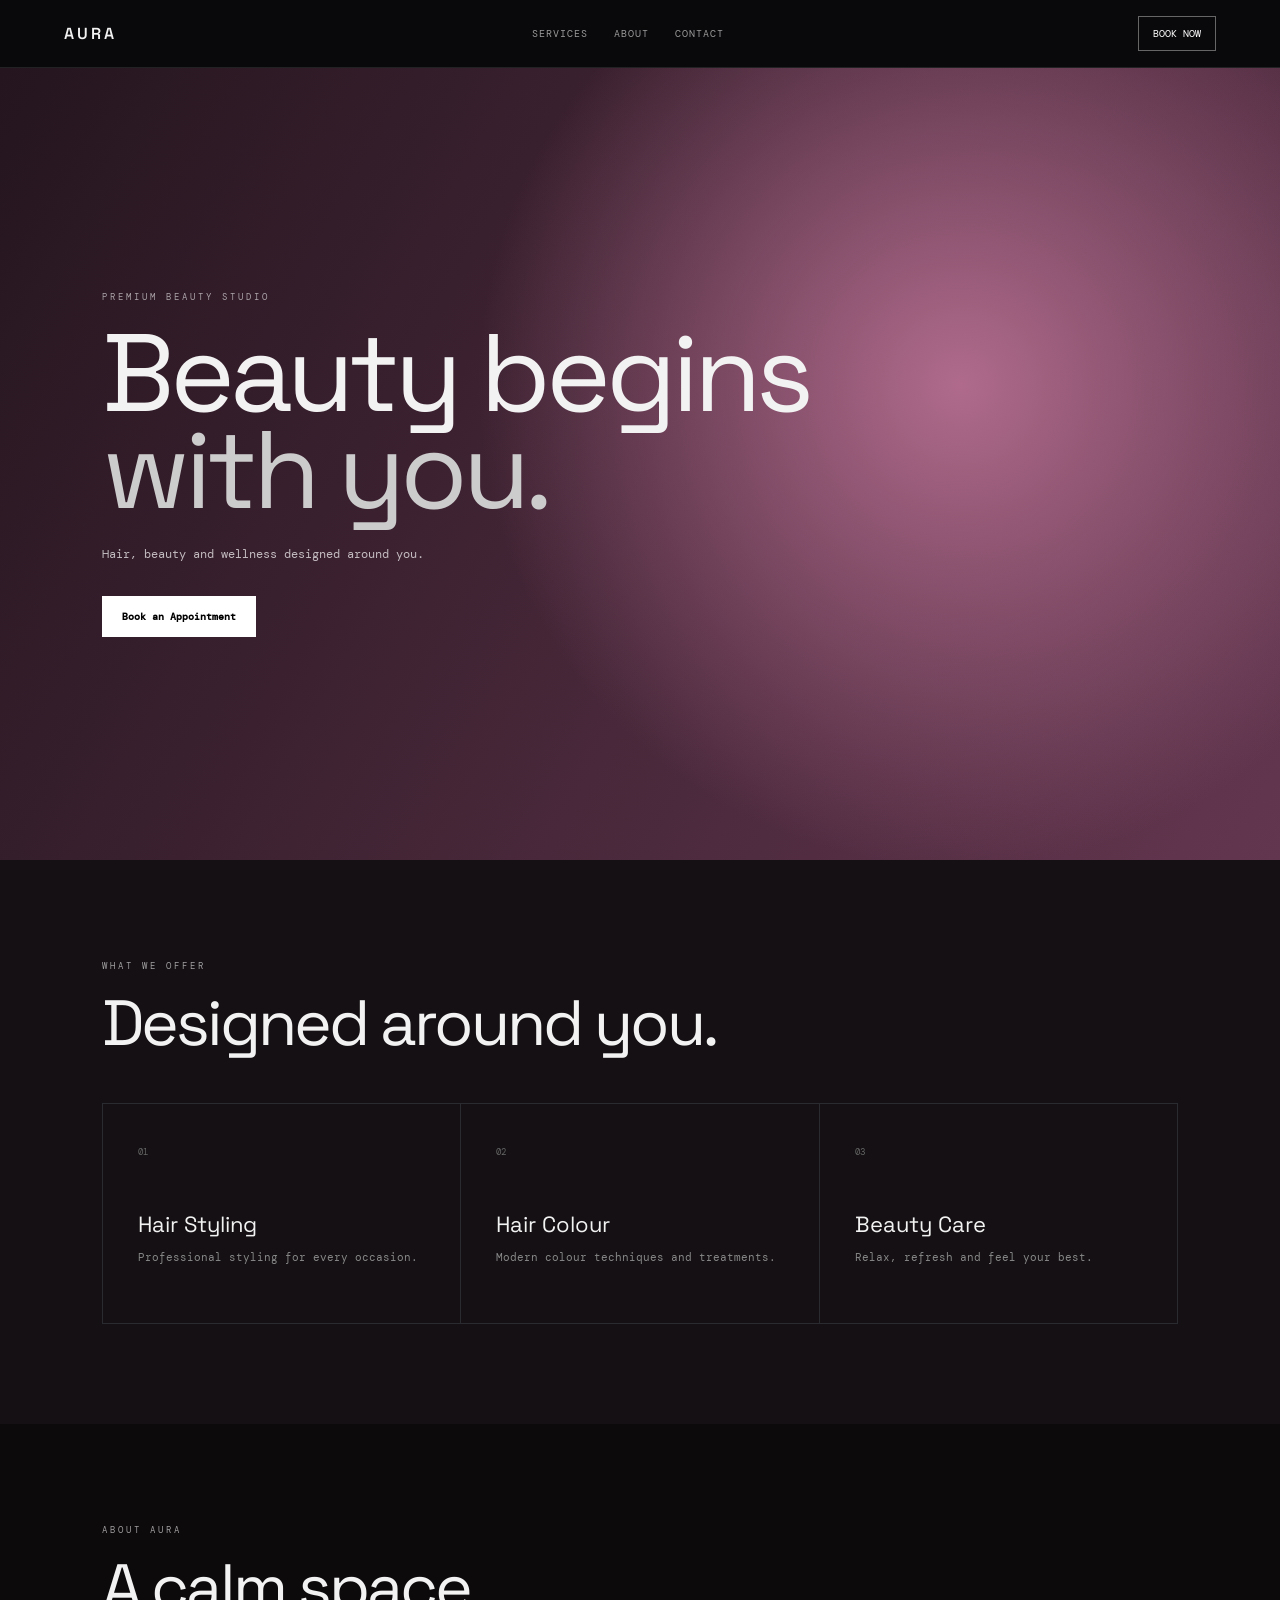
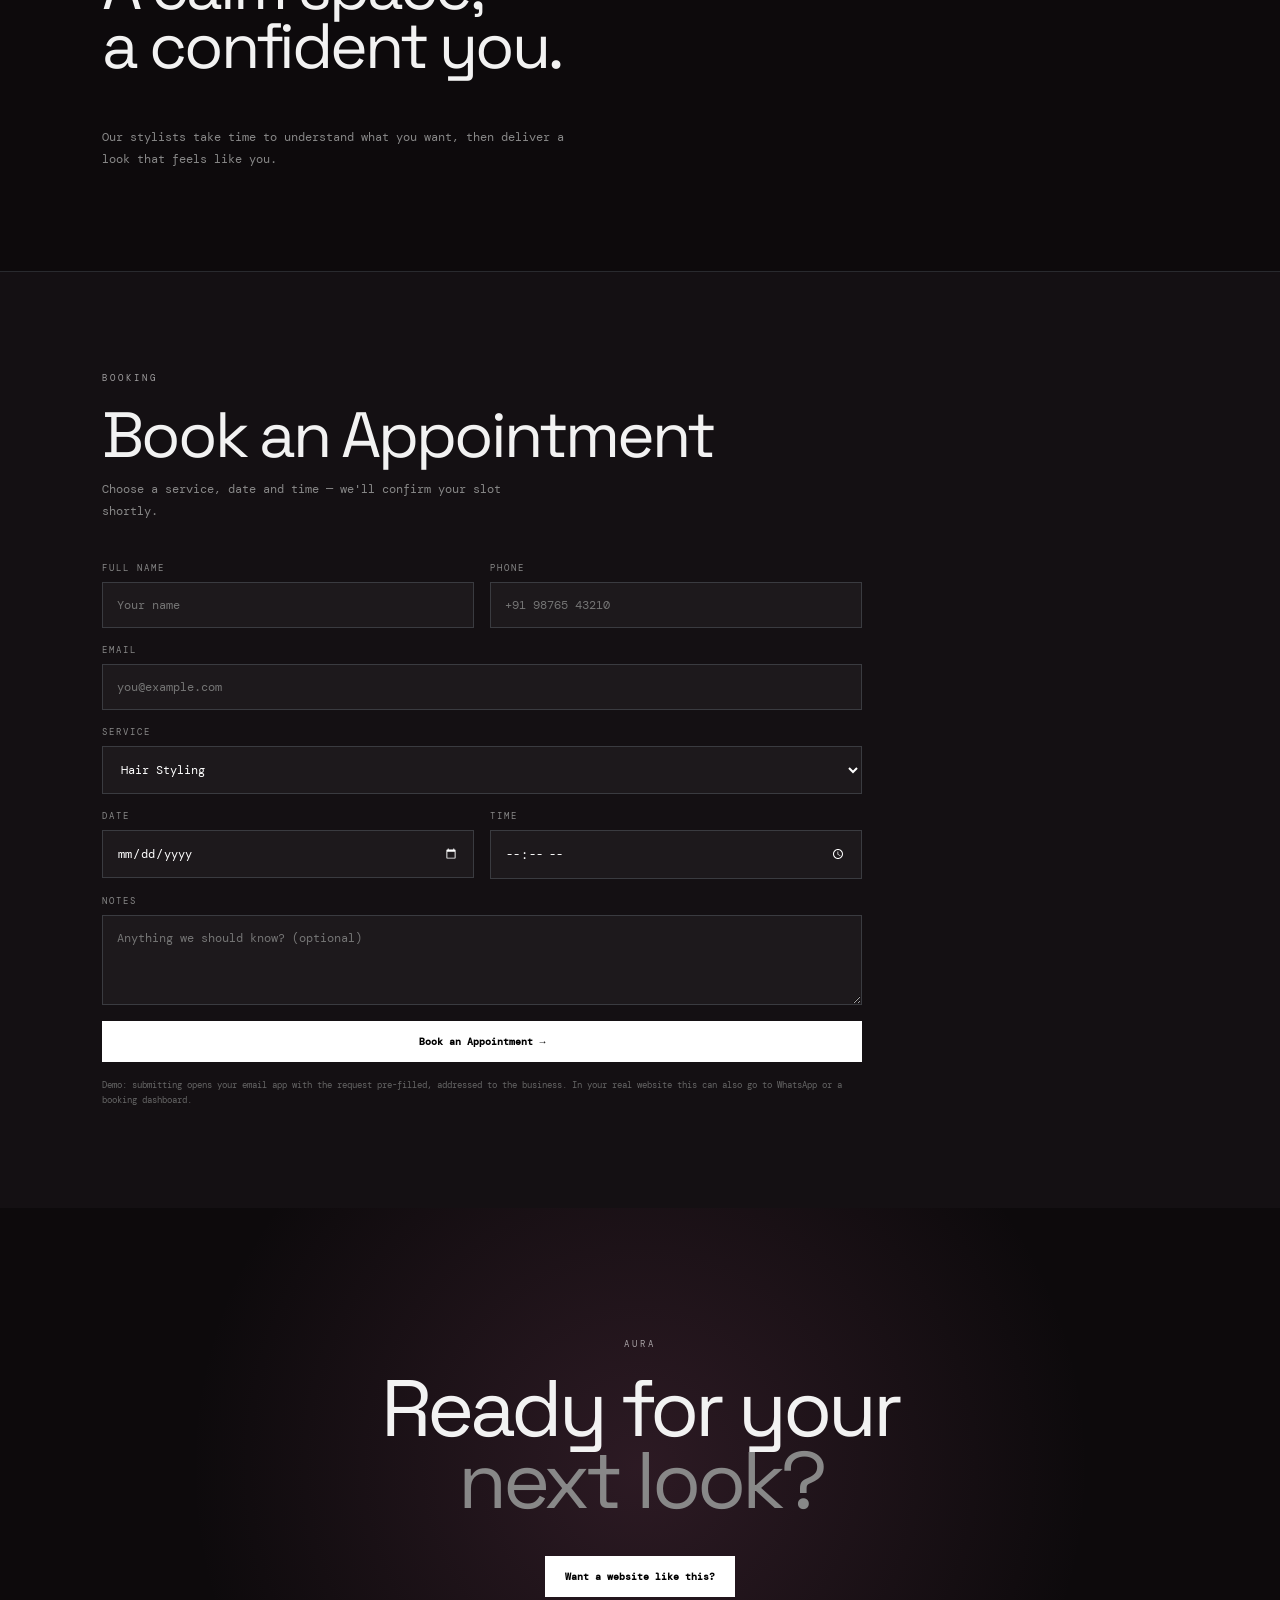
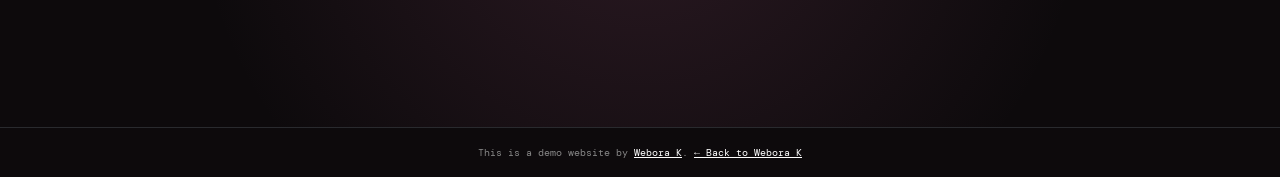
<file: demo-salon.html>
<!DOCTYPE html>
<html lang="en">
<head>
<meta charset="UTF-8">
<meta name="viewport" content="width=device-width, initial-scale=1.0">
<title>Aura Salon — Demo</title>
<link rel="stylesheet" href="demo.css">
<style>:root{--bg:#0d0a0c;--alt:#141013;--a:#b06b8c;--b:#24151e;--c:#63364f;--a2:rgba(170,90,130,.2)}</style>
</head>
<body>
<header class="nav">
  <a href="#top" class="brand">AURA</a>
  <nav><a href="#services">SERVICES</a><a href="#about">ABOUT</a><a href="#book">CONTACT</a></nav>
  <a href="#book" class="btn ghost">BOOK NOW</a>
</header>
<section class="hero" id="top"><div>
  <p class="eyebrow">PREMIUM BEAUTY STUDIO</p>
  <h1>Beauty begins<br><span>with you.</span></h1>
  <p class="sub">Hair, beauty and wellness designed around you.</p>
  <a href="#book" class="btn">Book an Appointment</a>
</div></section>
<section class="sec alt" id="services"><p class="label">WHAT WE OFFER</p><h2>Designed around you.</h2><div class="grid"><div><span>01</span><h3>Hair Styling</h3><p>Professional styling for every occasion.</p></div><div><span>02</span><h3>Hair Colour</h3><p>Modern colour techniques and treatments.</p></div><div><span>03</span><h3>Beauty Care</h3><p>Relax, refresh and feel your best.</p></div></div></section><section class="sec" id="about"><p class="label">ABOUT AURA</p><h2>A calm space,<br>a confident you.</h2><p style="max-width:480px;color:#888;font-size:12px;line-height:1.9">Our stylists take time to understand what you want, then deliver a look that feels like you.</p></section>
<section class="booking" id="book">
  <p class="label">BOOKING</p>
  <h2>Book an Appointment</h2>
  <p class="intro">Choose a service, date and time — we'll confirm your slot shortly.</p>
  <form class="bk-form" id="bookingForm" data-biz="Aura Salon">
    <label>FULL NAME<input name="name" required placeholder="Your name"></label>
    <label>PHONE<input name="phone" type="tel" required placeholder="+91 98765 43210"></label>
    <label class="full">EMAIL<input name="email" type="email" required placeholder="you@example.com"></label>
    <label class="full">SERVICE<select name="service"><option>Hair Styling</option><option>Hair Colour</option><option>Beauty Care</option><option>Bridal / Party Makeup</option></select></label>
    <label>DATE<input name="date" type="date" required></label>
    <label>TIME<input name="time" type="time" required></label>
    
    <label class="full">NOTES<textarea name="notes" placeholder="Anything we should know? (optional)"></textarea></label>
    <button class="btn" type="submit">Book an Appointment →</button>
    <p class="bk-note">Demo: submitting opens your email app with the request pre-filled, addressed to the business. In your real website this can also go to WhatsApp or a booking dashboard.</p>
  </form>
  <div class="bk-ok" id="bookingOk">✓ Your email app should now be open with the booking request ready to send. Just press Send to complete it.</div>
</section>
<script>
(function(){
  var f=document.getElementById("bookingForm"),ok=document.getElementById("bookingOk");
  var d=f.date; d.min=new Date().toISOString().split("T")[0];
  f.addEventListener("submit",function(e){
    e.preventDefault();
    var v=function(n){return f.elements[n]?f.elements[n].value:""};
    var body="New booking request — "+f.dataset.biz+"\n\nName: "+v("name")+"\nPhone: "+v("phone")+"\nEmail: "+v("email")+"\nService: "+v("service")+(f.elements.guests?"\nGuests: "+v("guests"):"")+"\nDate: "+v("date")+"\nTime: "+v("time")+"\nNotes: "+(v("notes")||"-");
    window.location.href="mailto:weborak@gmail.com?subject="+encodeURIComponent("Booking request: "+v("service")+" — "+v("name"))+"&body="+encodeURIComponent(body);
    ok.style.display="block";
  });
})();
</script>
<section class="cta" id="cta">
  <p class="label">AURA</p>
  <h2>Ready for your<br><span>next look?</span></h2>
  <a href="index.html#contact" class="btn">Want a website like this?</a>
</section>
<div class="banner">This is a demo website by <a href="index.html">Webora K</a>. <a href="index.html">← Back to Webora K</a></div>
</body>
</html>
</file>
<file: style.css>
```css
@import url('https://fonts.googleapis.com/css2?family=DM+Mono:wght@300;400&family=Space+Grotesk:wght@300;400;500;600;700&display=swap');


/* =========================
   RESET
========================= */

* {
    margin: 0;
    padding: 0;
    box-sizing: border-box;
}


html {
    scroll-behavior: smooth;
}


body {
    background: #08090b;
    color: #f2f2f2;

    font-family: "DM Mono", monospace;

    overflow-x: hidden;
}


a {
    color: inherit;
    text-decoration: none;
}


button {
    font-family: inherit;
}


/* =========================
   HEADER
========================= */

.header {

    position: fixed;

    top: 0;
    left: 0;

    width: 100%;

    height: 78px;

    padding: 0 5vw;

    display: flex;

    align-items: center;

    justify-content: space-between;

    z-index: 50;

    background:
        linear-gradient(
            rgba(8,9,11,0.92),
            rgba(8,9,11,0.65)
        );

    backdrop-filter: blur(16px);

    border-bottom:
        1px solid rgba(255,255,255,0.07);
}


.logo {

    font-family:
        "Space Grotesk",
        sans-serif;

    font-size: 19px;

    font-weight: 600;

    letter-spacing: 2px;
}


.logo span {
    color: #aaa;
}


.header nav {

    display: flex;

    gap: 32px;
}


.header nav a {

    font-size: 10px;

    color: #8c8c8c;

    transition: 0.25s;
}


.header nav a:hover {
    color: white;
}


.header-button {

    border:
        1px solid #444;

    padding:
        11px 17px;

    font-size: 9px;

    transition: 0.25s;
}


.header-button:hover {

    background: white;

    color: black;

}


/* =========================
   HERO
========================= */

.hero {

    min-height: 100vh;

    position: relative;

    overflow: hidden;

    display: flex;

    align-items: center;

    padding:
        130px 8vw 100px;
}


.hero-grid {

    position: absolute;

    inset: 0;

    opacity: 0.25;

    background-image:

        linear-gradient(
            rgba(255,255,255,0.035) 1px,
            transparent 1px
        ),

        linear-gradient(
            90deg,
            rgba(255,255,255,0.035) 1px,
            transparent 1px
        );

    background-size:
        70px 70px;
}


.hero-glow {

    position: absolute;

    width: 700px;

    height: 700px;

    right: -200px;

    top: 100px;

    background:
        radial-gradient(
            circle,
            rgba(180,180,190,0.16),
            transparent 65%
        );

    filter: blur(20px);
}


.hero-content {

    position: relative;

    z-index: 2;

    max-width: 950px;
}


.eyebrow,
.label {

    font-size: 9px;

    letter-spacing: 3px;

    color: #777;

    margin-bottom: 25px;
}


.hero h1 {

    font-family:
        "Space Grotesk",
        sans-serif;

    font-size:
        clamp(80px, 16vw, 220px);

    font-weight: 600;

    line-height: 0.78;

    letter-spacing: -12px;

    margin-left: -10px;

    background:
        linear-gradient(
            130deg,
            #fff,
            #656565,
            #eee,
            #555
        );

    background-size: 300%;

    -webkit-background-clip: text;

    background-clip: text;

    color: transparent;

    animation:
        metallic 8s ease infinite;
}


.hero h1 span {
    color: #999;
}


@keyframes metallic {

    0% {
        background-position: 0% 50%;
    }

    50% {
        background-position: 100% 50%;
    }

    100% {
        background-position: 0% 50%;
    }

}


.hero h2 {

    margin-top: 45px;

    font-family:
        "Space Grotesk",
        sans-serif;

    font-weight: 300;

    font-size:
        clamp(32px, 5vw, 65px);

    line-height: 0.95;

    letter-spacing: -3px;
}


.hero h2 em {

    font-style: normal;

    color: #858585;
}


.hero-description {

    max-width: 490px;

    color: #858585;

    font-size: 12px;

    line-height: 1.8;

    margin-top: 30px;
}


.hero-buttons {

    display: flex;

    gap: 12px;

    margin-top: 35px;
}


.button {

    display: inline-flex;

    align-items: center;

    justify-content: center;

    padding:
        14px 20px;

    font-size: 10px;

    transition: 0.3s;
}


.button.primary {

    background: white;

    color: black;
}


.button.primary:hover {

    transform:
        translateY(-3px);

    box-shadow:
        0 15px 40px
        rgba(255,255,255,0.12);
}


.button.secondary {

    border:
        1px solid #444;

    color: white;
}


.button.secondary:hover {

    border-color: white;

}


.price-note {

    margin-top: 20px;

    color: #555;

    font-size: 9px;
}


.price-note strong {
    color: #aaa;
}


.hero-bottom {

    position: absolute;

    bottom: 30px;

    left: 8vw;

    right: 8vw;

    display: flex;

    justify-content: space-between;

    color: #4f4f4f;

    font-size: 8px;

    letter-spacing: 2px;
}


/* =========================
   INTRO
========================= */

.intro {

    padding:
        170px 10vw;

    max-width: 1100px;
}


.intro h2 {

    font-family:
        "Space Grotesk",
        sans-serif;

    font-size:
        clamp(45px, 7vw, 90px);

    line-height: 0.92;

    letter-spacing: -5px;

    font-weight: 400;
}


.intro > p:last-child {

    max-width: 570px;

    margin-top: 40px;

    color: #777;

    font-size: 12px;

    line-height: 1.9;
}


/* =========================
   SECTIONS
========================= */

.section {

    padding:
        130px 8vw;
}


.section-heading {

    display: flex;

    justify-content: space-between;

    gap: 60px;

    margin-bottom: 70px;
}


.section-heading h2,
.why-heading h2,
.pricing-heading h2 {

    font-family:
        "Space Grotesk",
        sans-serif;

    font-size:
        clamp(45px, 6vw, 78px);

    line-height: 0.9;

    letter-spacing: -5px;

    font-weight: 400;
}


.section-heading > p {

    max-width: 300px;

    align-self: end;

    color: #666;

    font-size: 11px;

    line-height: 1.8;
}


/* =========================
   SERVICES
========================= */

.service-grid {

    display: grid;

    grid-template-columns:
        repeat(4, 1fr);

    border-top:
        1px solid #292a2e;

    border-left:
        1px solid #292a2e;
}


.service-card {

    min-height: 340px;

    padding: 35px;

    border-right:
        1px solid #292a2e;

    border-bottom:
        1px solid #292a2e;

    position: relative;

    transition: 0.4s;
}


.service-card:hover {

    background: #0e0f12;

    transform:
        translateY(-5px);
}


.service-card > span {

    position: absolute;

    top: 30px;
    right: 30px;

    color: #444;

    font-size: 9px;
}


.service-icon {

    margin-top: 50px;

    font-size: 35px;

    color: #aaa;
}


.service-card h3 {

    font-family:
        "Space Grotesk",
        sans-serif;

    font-size: 21px;

    margin-top: 45px;
}


.service-card p {

    margin-top: 15px;

    color: #666;

    font-size: 11px;

    line-height: 1.8;
}


/* =========================
   BUSINESS
========================= */

.business-section {

    padding:
        160px 8vw;

    display: grid;

    grid-template-columns:
        1fr 1fr;

    gap: 100px;

    background:
        #0c0d0f;
}


.business-section h2 {

    font-family:
        "Space Grotesk",
        sans-serif;

    font-size:
        clamp(50px, 7vw, 90px);

    line-height: 0.9;

    letter-spacing: -5px;

    font-weight: 400;
}


.business-section h2 span {
    color: #656565;
}


.business-list div {

    padding: 25px 0;

    border-bottom:
        1px solid #292a2e;

    display: flex;

    gap: 35px;

    font-family:
        "Space Grotesk",
        sans-serif;

    font-size: 21px;

    transition: 0.3s;
}


.business-list div:hover {

    padding-left: 15px;

    color: #aaa;
}


.business-list span {

    color: #444;

    font-family:
        "DM Mono",
        monospace;

    font-size: 9px;
}


/* =========================
   WORK
========================= */

.work-grid {

    display: grid;

    grid-template-columns:
        repeat(3, 1fr);

    gap: 20px;
}


.work-card {
    cursor: default;
}


.mockup {

    min-height: 520px;

    border:
        1px solid #303136;

    position: relative;

    overflow: hidden;

    transition: 0.4s;
}


.work-card:hover .mockup {

    transform:
        translateY(-8px);

    border-color: #555;
}


.salon-card {

    background:
        radial-gradient(
            circle at 70% 35%,
            #8e5c76,
            transparent 40%
        ),
        linear-gradient(
            140deg,
            #24151e,
            #583046
        );
}


.doctor-card {

    background:
        radial-gradient(
            circle at 70% 35%,
            #4c7180,
            transparent 42%
        ),
        linear-gradient(
            140deg,
            #101e26,
            #294956
        );
}


.restaurant-card {

    background:
        radial-gradient(
            circle at 70% 35%,
            #8a7443,
            transparent 42%
        ),
        linear-gradient(
            140deg,
            #15130c,
            #4a3c1e
        );
}


.browser-bar {

    height: 36px;

    border-bottom:
        1px solid
        rgba(255,255,255,0.15);

    display: flex;

    align-items: center;

    gap: 6px;

    padding: 0 12px;

    background:
        rgba(0,0,0,0.2);
}


.browser-bar i {

    width: 6px;

    height: 6px;

    border-radius: 50%;

    background:
        rgba(255,255,255,0.5);
}


.browser-bar span {

    margin-left: 10px;

    color:
        rgba(255,255,255,0.4);

    font-size: 7px;
}


.mockup-body {

    height: calc(100% - 36px);

    min-height: 484px;

    display: flex;

    flex-direction: column;

    justify-content: center;

    padding: 45px;
}


.mockup-body small {

    font-size: 8px;

    letter-spacing: 3px;

    color:
        rgba(255,255,255,0.65);
}


.mockup-body h3 {

    font-family:
        "Space Grotesk",
        sans-serif;

    font-size: 45px;

    line-height: 0.9;

    letter-spacing: -3px;

    margin: 25px 0 35px;
}


.demo-button {

    align-self: flex-start;

    background: white;

    color: black;

    border: 0;

    padding: 13px 17px;

    font-size: 9px;

    font-weight: bold;

    cursor: pointer;

    transition: 0.25s;
}


.demo-button:hover {

    transform:
        translateY(-3px);

    box-shadow:
        0 10px 25px
        rgba(0,0,0,0.3);
}


.work-info {

    display: flex;

    gap: 20px;

    padding: 20px 0;

    border-bottom:
        1px solid #292a2e;
}


.work-info > span {

    color: #444;

    font-size: 9px;
}


.work-info h3 {

    font-family:
        "Space Grotesk",
        sans-serif;

    font-size: 16px;
}


.work-info p {

    color: #555;

    font-size: 9px;

    margin-top: 5px;
}


/* =========================
   WHY
========================= */

.why-section {

    padding:
        160px 8vw;

    background: #0d0e10;
}


.why-heading {

    margin-bottom: 80px;
}


.why-heading h2 span,
.pricing-heading h2 span {

    color: #666;
}


.why-grid {

    display: grid;

    grid-template-columns:
        repeat(4, 1fr);

    border-top:
        1px solid #292a2e;

    border-left:
        1px solid #292a2e;
}


.why-grid div {

    padding: 35px;

    min-height: 260px;

    border-right:
        1px solid #292a2e;

    border-bottom:
        1px solid #292a2e;
}


.why-grid strong {

    color: #555;

    font-size: 10px;
}


.why-grid h3 {

    font-family:
        "Space Grotesk",
        sans-serif;

    margin-top: 65px;

    font-size: 20px;
}


.why-grid p {

    color: #666;

    font-size: 10px;

    line-height: 1.8;

    margin-top: 12px;
}


/* =========================
   PRICING
========================= */

.pricing-heading {

    margin-bottom: 70px;
}


.pricing-heading > p:last-child {

    color: #666;

    font-size: 11px;

    margin-top: 25px;
}


.pricing-grid {

    display: grid;

    grid-template-columns:
        repeat(3, 1fr);

    gap: 15px;
}


.price-card {

    position: relative;

    border:
        1px solid #303136;

    padding: 40px;

    min-height: 520px;

    display: flex;

    flex-direction: column;

    transition: 0.3s;
}


.price-card:hover {

    border-color: #666;

    transform:
        translateY(-5px);
}


.price-card.featured {

    background:
        linear-gradient(
            150deg,
            #151619,
            #0c0d0f
        );

    border-color: #777;
}


.popular {

    position: absolute;

    top: 0;
    right: 0;

    background: white;

    color: black;

    padding: 8px 12px;

    font-size: 7px;

    letter-spacing: 1px;
}


.price-type {

    color: #777;

    font-size: 9px;

    letter-spacing: 2px;
}


.price-card h3 {

    font-family:
        "Space Grotesk",
        sans-serif;

    font-size: 55px;

    letter-spacing: -3px;

    margin-top: 35px;
}


.price-card h3 span {

    color: #666;

    font-size: 25px;
}


.price-description {

    color: #666;

    font-size: 10px;

    line-height: 1.8;

    max-width: 280px;

    margin-top: 15px;
}


.price-line {

    height: 1px;

    background: #292a2e;

    margin: 30px 0;
}


.price-card ul {

    list-style: none;

    display: flex;

    flex-direction: column;

    gap: 13px;

    color: #999;

    font-size: 10px;
}


.price-button {

    margin-top: auto;

    border:
        1px solid #444;

    padding: 14px;

    text-align: center;

    font-size: 9px;

    transition: 0.25s;
}


.price-button:hover {

    background: white;

    color: black;

}


.pricing-note {

    color: #444;

    font-size: 8px;

    margin-top: 25px;
}


/* =========================
   PROCESS
========================= */

.process-section {

    padding:
        160px 8vw;
}


.process-list {

    max-width: 950px;

    margin-left: auto;
}


.process-item {

    display: grid;

    grid-template-columns:
        80px 1fr;

    gap: 40px;

    padding: 35px 0;

    border-top:
        1px solid #292a2e;

    transition: 0.3s;
}


.process-item:hover {

    padding-left: 15px;
}


.process-item > span {

    color: #555;

    font-size: 9px;
}


.process-item h3 {

    font-family:
        "Space Grotesk",
        sans-serif;

    font-size: 25px;
}


.process-item p {

    color: #666;

    font-size: 10px;

    line-height: 1.8;

    margin-top: 10px;

    max-width: 500px;
}


/* =========================
   CTA
========================= */

.cta-section {

    padding:
        180px 8vw;

    text-align: center;

    background:
        radial-gradient(
            circle at center,
            #181a1e,
            #08090b 65%
        );
}


.cta-section h2 {

    font-family:
        "Space Grotesk",
        sans-serif;

    font-size:
        clamp(50px, 8vw, 100px);

    line-height: 0.88;

    letter-spacing: -6px;

    font-weight: 400;

    margin-bottom: 50px;
}


.cta-section h2 span {

    color: #666;
}


/* =========================
   CONTACT
========================= */

.contact-section {

    padding:
        150px 8vw;

    display: grid;

    grid-template-columns:
        1fr 1fr;

    gap: 100px;

    border-top:
        1px solid #292a2e;
}


.contact-section h2 {

    font-family:
        "Space Grotesk",
        sans-serif;

    font-size:
        clamp(50px, 6vw, 80px);

    line-height: 0.9;

    letter-spacing: -5px;
}


.contact-section h2 span {

    color: #666;
}


.contact-section > div:first-child > p:last-child {

    color: #666;

    max-width: 400px;

    margin-top: 30px;

    font-size: 11px;

    line-height: 1.8;
}


.contact-box {

    align-self: center;

    border:
        1px solid #303136;

    padding: 40px;

    display: flex;

    flex-direction: column;

    gap: 15px;
}


.contact-box > span {

    color: #555;

    font-size: 8px;

    letter-spacing: 2px;
}


.contact-box > a:not(.contact-button) {

    font-family:
        "Space Grotesk",
        sans-serif;

    font-size:
        clamp(20px, 3vw, 32px);

    word-break: break-word;
}


.contact-button {

    margin-top: 20px;

    background: white;

    color: black;

    padding: 15px;

    text-align: center;

    font-size: 9px;

    font-weight: bold;
}


/* =========================
   FOOTER
========================= */

footer {

    padding:
        35px 8vw;

    border-top:
        1px solid #292a2e;

    display: flex;

    align-items: center;

    justify-content: space-between;

    color: #555;

    font-size: 8px;
}


.footer-logo {

    font-family:
        "Space Grotesk",
        sans-serif;

    color: white;

    font-size: 16px;

    letter-spacing: 2px;
}


/* =========================
   DEMO OVERLAY
========================= */

.demo-overlay {

    position: fixed;

    inset: 0;

    z-index: 100;

    background:
        rgba(0,0,0,0.88);

    backdrop-filter:
        blur(15px);

    display: flex;

    align-items: center;

    justify-content: center;

    padding: 25px;

    opacity: 0;

    visibility: hidden;

    transition:
        opacity 0.35s ease,
        visibility 0.35s ease;
}


.demo-overlay.active {

    opacity: 1;

    visibility: visible;
}


.demo-window {

    width:
        min(1250px, 100%);

    height:
        min(900px, 94vh);

    overflow-y: auto;

    overflow-x: hidden;

    background: #090a0c;

    border:
        1px solid #414247;

    position: relative;

    transform:
        scale(0.92);

    transition:
        transform 0.4s
        cubic-bezier(.2,.8,.2,1);

    scrollbar-width: thin;
}


.demo-overlay.active .demo-window {

    transform:
        scale(1);
}


.demo-close {

    position: fixed;

    top: 15px;

    right: 15px;

    z-index: 20;

    width: 44px;

    height: 44px;

    border-radius: 50%;

    border:
        1px solid #555;

    background:
        rgba(0,0,0,0.8);

    color: white;

    font-size: 27px;

    cursor: pointer;
}


.full-demo {

    display: none;

    min-height: 100%;
}


.full-demo.active {

    display: block;

    animation:
        demoIn 0.35s ease;
}


@keyframes demoIn {

    from {
        opacity: 0;
        transform: translateY(15px);
    }

    to {
        opacity: 1;
        transform: translateY(0);
    }

}


/* =========================
   DEMO NAV
========================= */

.demo-nav {

    height: 68px;

    padding:
        0 35px;

    display: flex;

    align-items: center;

    justify-content: space-between;

    position: sticky;

    top: 0;

    z-index: 10;

    background:
        rgba(10,10,12,0.8);

    backdrop-filter:
        blur(15px);

    border-bottom:
        1px solid
        rgba(255,255,255,0.1);
}


.demo-nav strong {

    font-family:
        "Space Grotesk",
        sans-serif;

    letter-spacing: 3px;
}


.demo-nav div {

    color: #777;

    font-size: 8px;

    letter-spacing: 1px;
}


.demo-nav button {

    background: transparent;

    color: white;

    border:
        1px solid #555;

    padding: 9px 12px;

    font-size: 8px;
}


/* =========================
   DEMO HERO
========================= */

.demo-hero {

    min-height: 580px;

    display: flex;

    align-items: center;

    padding:
        70px;

    position: relative;

    overflow: hidden;
}


.demo-hero::after {

    content: "";

    position: absolute;

    inset: 0;

    background:
        linear-gradient(
            90deg,
            rgba(0,0,0,0.5),
            transparent 70%
        );

    pointer-events: none;
}


.demo-hero > div {

    position: relative;

    z-index: 2;
}


.demo-hero > div > p:first-child {

    font-size: 9px;

    letter-spacing: 3px;

    color:
        rgba(255,255,255,0.65);

    margin-bottom: 25px;
}


.demo-hero h2 {

    font-family:
        "Space Grotesk",
        sans-serif;

    font-size:
        clamp(55px, 8vw, 100px);

    line-height: 0.87;

    letter-spacing: -6px;

    font-weight: 400;
}


.demo-hero h2 span {

    color: #ccc;
}


.demo-hero > div > p:nth-of-type(2) {

    max-width: 430px;

    margin-top: 25px;

    color:
        rgba(255,255,255,0.65);

    font-size: 11px;

    line-height: 1.8;
}


.demo-hero button {

    margin-top: 30px;

    background: white;

    color: black;

    border: 0;

    padding: 14px 20px;

    font-size: 9px;

    font-weight: bold;
}


/* SALON */

.salon-full {

    background:
        radial-gradient(
            circle at 75% 45%,
            #b06b8c,
            transparent 42%
        ),
        linear-gradient(
            120deg,
            #24151e,
            #63364f
        );
}


.salon-cta {

    background:
        radial-gradient(
            circle at center,
            rgba(170,90,130,0.2),
            transparent 65%
        );
}


/* DOCTOR */

.doctor-full {

    background:
        radial-gradient(
            circle at 75% 40%,
            #56859a,
            transparent 43%
        ),
        linear-gradient(
            120deg,
            #10242e,
            #2d5361
        );
}


.doctor-nav {
    background: #0d181d;
}


.doctor-cta {

    background:
        radial-gradient(
            circle at center,
            rgba(80,140,165,0.18),
            transparent 65%
        );
}


/* RESTAURANT */

.restaurant-full {

    background:
        radial-gradient(
            circle at 75% 40%,
            #967e47,
            transparent 42%
        ),
        linear-gradient(
            120deg,
            #17140b,
            #4e4021
        );
}


.restaurant-nav {
    background: #11100c;
}


.restaurant-cta {

    background:
        radial-gradient(
            circle at center,
            rgba(160,130,60,0.15),
            transparent 65%
        );
}


/* =========================
   DEMO SERVICES
========================= */

.demo-services {

    padding:
        100px 70px;

    background: #101114;
}


.demo-services > p,
.doctor-about > p:first-child,
.restaurant-menu > p,
.demo-cta > p {

    color: #666;

    font-size: 8px;

    letter-spacing: 3px;
}


.demo-services h2 {

    font-family:
        "Space Grotesk",
        sans-serif;

    font-size: 55px;

    letter-spacing: -3px;

    margin-top: 15px;
}


.demo-service-grid {

    display: grid;

    grid-template-columns:
        repeat(3, 1fr);

    margin-top: 60px;

    border-top:
        1px solid #2a2b30;

    border-left:
        1px solid #2a2b30;
}


.demo-service-grid > div {

    padding: 35px;

    min-height: 230px;

    border-right:
        1px solid #2a2b30;

    border-bottom:
        1px solid #2a2b30;
}


.demo-service-grid span {

    color: #555;

    font-size: 9px;
}


.demo-service-grid h3 {

    font-family:
        "Space Grotesk",
        sans-serif;

    font-size: 22px;

    margin-top: 55px;
}


.demo-service-grid p {

    color: #666;

    font-size: 10px;

    line-height: 1.8;

    margin-top: 10px;
}


/* =========================
   DOCTOR STATS
========================= */

.doctor-stats {

    display: grid;

    grid-template-columns:
        repeat(3, 1fr);

    background: #0d151a;
}


.doctor-stats div {

    padding: 50px;

    border-right:
        1px solid #283038;

    display: flex;

    flex-direction: column;
}


.doctor-stats strong {

    font-family:
        "Space Grotesk",
        sans-serif;

    font-size: 50px;
}


.doctor-stats span {

    color: #666;

    font-size: 9px;

    margin-top: 5px;
}


.doctor-about {

    padding:
        100px 70px;

    max-width: 850px;
}


.doctor-about h2 {

    font-family:
        "Space Grotesk",
        sans-serif;

    font-size: 65px;

    line-height: 0.9;

    letter-spacing: -4px;

    margin: 20px 0 30px;
}


.doctor-about > p:last-child {

    max-width: 500px;

    color: #666;

    font-size: 11px;

    line-height: 1.9;
}


/* =========================
   RESTAURANT MENU
========================= */

.restaurant-menu {

    padding:
        100px 70px;

    background: #0f0e0a;
}


.restaurant-menu h2 {

    font-family:
        "Space Grotesk",
        sans-serif;

    font-size: 65px;

    line-height: 0.9;

    letter-spacing: -4px;

    margin:
        20px 0 60px;
}


.food-items {

    max-width: 750px;
}


.food-items div {

    display: flex;

    justify-content: space-between;

    padding: 22px 0;

    border-bottom:
        1px solid #302e25;
}


.food-items strong {

    font-family:
        "Space Grotesk",
        sans-serif;

    font-size: 18px;
}


.food-items span {

    color: #777;

    font-size: 11px;
}


/* =========================
   DEMO CTA
========================= */

.demo-cta {

    padding:
        130px 50px;

    text-align: center;
}


.demo-cta h2 {

    font-family:
        "Space Grotesk",
        sans-serif;

    font-size:
        clamp(50px, 7vw, 85px);

    line-height: 0.88;

    letter-spacing: -5px;

    margin:
        20px 0 40px;
}


.demo-cta h2 span {
    color: #777;
}


.client-demo-button {

    background: white;

    color: black;

    border: 0;

    padding:
        15px 22px;

    font-size: 9px;

    font-weight: bold;

    cursor: pointer;

    transition: 0.25s;
}


.client-demo-button:hover {

    transform:
        translateY(-3px);

}


/* =========================
   MOBILE
========================= */

@media (max-width: 900px) {

    .header nav {
        display: none;
    }


    .header-button {
        display: none;
    }


    .hero {
        padding-left: 6vw;
        padding-right: 6vw;
    }


    .hero h1 {
        letter-spacing: -7px;
    }


    .hero-bottom {
        left: 6vw;
        right: 6vw;
    }


    .service-grid,
    .why-grid {
        grid-template-columns:
            repeat(2, 1fr);
    }


    .work-grid {
        grid-template-columns:
            1fr;
    }


    .business-section,
    .contact-section {
        grid-template-columns:
            1fr;
    }


    .pricing-grid {
        grid-template-columns:
            1fr;
    }


    .section-heading {
        flex-direction: column;
    }


    .demo-service-grid {
        grid-template-columns:
            1fr;
    }

}


@media (max-width: 600px) {

    .header {
        height: 65px;
        padding: 0 5vw;
    }


    .logo {
        font-size: 16px;
    }


    .hero {
        min-height: 850px;
        padding-top: 130px;
    }


    .hero h1 {
        font-size: 23vw;
        letter-spacing: -6px;
    }


    .hero h2 {
        font-size: 35px;
        letter-spacing: -2px;
    }


    .hero-buttons {
        flex-direction: column;
        max-width: 240px;
    }


    .hero-bottom span:nth-child(n+3) {
        display: none;
    }


    .intro,
    .section,
    .why-section,
    .process-section,
    .contact-section {
        padding:
            100px 6vw;
    }


    .intro h2,
    .section-heading h2,
    .why-heading h2,
    .pricing-heading h2 {
        font-size: 45px;
        letter-spacing: -3px;
    }


    .service-grid,
    .why-grid {
        grid-template-columns:
            1fr;
    }


    .business-section {
        padding:
            100px 6vw;
    }


    .business-section h2 {
        font-size: 55px;
    }


    .business-list div {
        font-size: 17px;
    }


    .mockup {
        min-height: 450px;
    }


    .mockup-body {
        min-height: 414px;
        padding: 30px;
    }


    .mockup-body h3 {
        font-size: 38px;
    }


    .price-card {
        min-height: 480px;
    }


    .process-item {
        grid-template-columns:
            45px 1fr;

        gap: 15px;
    }


    .process-item h3 {
        font-size: 20px;
    }


    .cta-section {
        padding:
            120px 6vw;
    }


    .cta-section h2 {
        font-size: 48px;
        letter-spacing: -3px;
    }


    .contact-section h2 {
        font-size: 48px;
        letter-spacing: -3px;
    }


    footer {
        flex-direction: column;
        gap: 15px;
        text-align: center;
    }


    .demo-overlay {
        padding: 5px;
    }


    .demo-window {
        height: 97vh;
    }


    .demo-nav {
        height: 60px;
        padding: 0 18px;
    }


    .demo-nav div {
        display: none;
    }


    .demo-nav button {
        font-size: 7px;
    }


    .demo-hero {
        min-height: 550px;
        padding:
            35px 25px;
        align-items: flex-end;
    }


    .demo-hero h2 {
        font-size: 55px;
        letter-spacing: -4px;
    }


    .demo-services,
    .restaurant-menu,
    .doctor-about {
        padding:
            70px 25px;
    }


    .demo-services h2,
    .restaurant-menu h2,
    .doctor-about h2 {
        font-size: 48px;
    }


    .doctor-stats {
        grid-template-columns:
            1fr;
    }


    .doctor-stats div {
        border-bottom:
            1px solid #283038;
    }


    .demo-cta {
        padding:
            90px 25px;
    }


    .demo-cta h2 {
        font-size: 50px;
    }

}
```


/* Demo links */
a.demo-button{display:inline-block;text-decoration:none;}
</file>
<file: demo.css>
@import url('https://fonts.googleapis.com/css2?family=DM+Mono:wght@300;400&family=Space+Grotesk:wght@300;400;500;600;700&display=swap');
*{margin:0;padding:0;box-sizing:border-box}
html{scroll-behavior:smooth}
body{background:var(--bg);color:#f2f2f2;font-family:"DM Mono",monospace;overflow-x:hidden}
a{color:inherit;text-decoration:none}
h1,h2,h3,.brand{font-family:"Space Grotesk",sans-serif;font-weight:400}
.nav{position:sticky;top:0;z-index:10;height:68px;padding:0 5vw;display:flex;align-items:center;justify-content:space-between;background:rgba(10,10,12,.85);backdrop-filter:blur(15px);border-bottom:1px solid rgba(255,255,255,.1)}
.brand{font-weight:600;letter-spacing:3px}
.nav nav{display:flex;gap:26px;font-size:10px;color:#999;letter-spacing:1px}
.nav nav a:hover{color:#fff}
.btn{display:inline-block;background:#fff;color:#000;padding:14px 20px;font-size:10px;font-weight:bold;transition:.25s}
.btn:hover{transform:translateY(-3px)}
.btn.ghost{background:transparent;color:#fff;border:1px solid #666;padding:10px 14px;font-weight:400}
.hero{min-height:88vh;display:flex;align-items:center;padding:70px 8vw;background:radial-gradient(circle at 75% 40%,var(--a),transparent 45%),linear-gradient(120deg,var(--b),var(--c))}
.eyebrow,.label{font-size:9px;letter-spacing:3px;color:rgba(255,255,255,.6);margin-bottom:22px}
.hero h1{font-size:clamp(52px,9vw,110px);line-height:.88;letter-spacing:-5px}
.hero h1 span{color:#ccc}
.hero p.sub{max-width:430px;margin:25px 0 30px;color:rgba(255,255,255,.7);font-size:12px;line-height:1.8}
.sec{padding:100px 8vw}
.sec.alt{background:var(--alt)}
.sec h2{font-size:clamp(38px,6vw,64px);line-height:.92;letter-spacing:-3px;margin:14px 0 50px}
.grid{display:grid;grid-template-columns:repeat(3,1fr);border-top:1px solid #2a2b30;border-left:1px solid #2a2b30}
.grid>div{padding:35px;min-height:220px;border-right:1px solid #2a2b30;border-bottom:1px solid #2a2b30;transition:.3s}
.grid>div:hover{background:rgba(255,255,255,.04)}
.grid span{color:#666;font-size:9px}
.grid h3{font-size:22px;margin-top:50px}
.grid p{color:#888;font-size:11px;line-height:1.8;margin-top:10px}
.stats div strong{display:block;font-family:"Space Grotesk";font-size:52px;font-weight:400}
.stats div{padding:45px 8vw;color:#888;font-size:10px}
.stats{display:grid;grid-template-columns:repeat(3,1fr);background:var(--alt)}
.menu{max-width:760px}
.menu div{display:flex;justify-content:space-between;padding:22px 0;border-bottom:1px solid #302e25}
.menu strong{font-family:"Space Grotesk";font-size:19px;font-weight:400}
.menu span{color:#999;font-size:12px}
.cta{padding:130px 6vw;text-align:center;background:radial-gradient(circle at center,var(--a2),transparent 65%)}
.cta h2{font-size:clamp(42px,7vw,80px);line-height:.9;letter-spacing:-4px;margin:20px 0 40px}
.cta h2 span{color:#888}
.banner{padding:18px 5vw;text-align:center;font-size:10px;color:#888;border-top:1px solid #292a2e}
.banner a{color:#fff;text-decoration:underline}
@media(max-width:800px){.nav nav{display:none}.grid,.stats{grid-template-columns:1fr}.hero{padding:60px 6vw}.sec{padding:70px 6vw}.hero h1{letter-spacing:-3px}}

/* BOOKING */
.booking{padding:100px 8vw;background:var(--alt);border-top:1px solid #292a2e}
.booking h2{font-size:clamp(38px,6vw,64px);line-height:.92;letter-spacing:-3px;margin:14px 0 14px}
.booking .intro{color:#888;font-size:12px;line-height:1.8;max-width:460px;margin-bottom:40px}
.bk-form{max-width:760px;display:grid;grid-template-columns:1fr 1fr;gap:16px}
.bk-form label{display:flex;flex-direction:column;gap:8px;font-size:9px;letter-spacing:2px;color:#888}
.bk-form .full{grid-column:1/-1}
.bk-form input,.bk-form select,.bk-form textarea{background:rgba(255,255,255,.04);border:1px solid #3a3b40;color:#fff;padding:14px;font:12px "DM Mono",monospace;letter-spacing:0;outline:0;color-scheme:dark}
.bk-form input:focus,.bk-form select:focus,.bk-form textarea:focus{border-color:#fff}
.bk-form textarea{min-height:90px;resize:vertical}
.bk-form button{grid-column:1/-1;border:0;cursor:pointer;font-family:inherit}
.bk-note{grid-column:1/-1;color:#666;font-size:9px;line-height:1.7}
.bk-ok{display:none;max-width:760px;margin-top:20px;padding:22px;border:1px solid #5a5;color:#bfb;font-size:12px;line-height:1.8}
@media(max-width:800px){.booking{padding:70px 6vw}.bk-form{grid-template-columns:1fr}}
</file>
